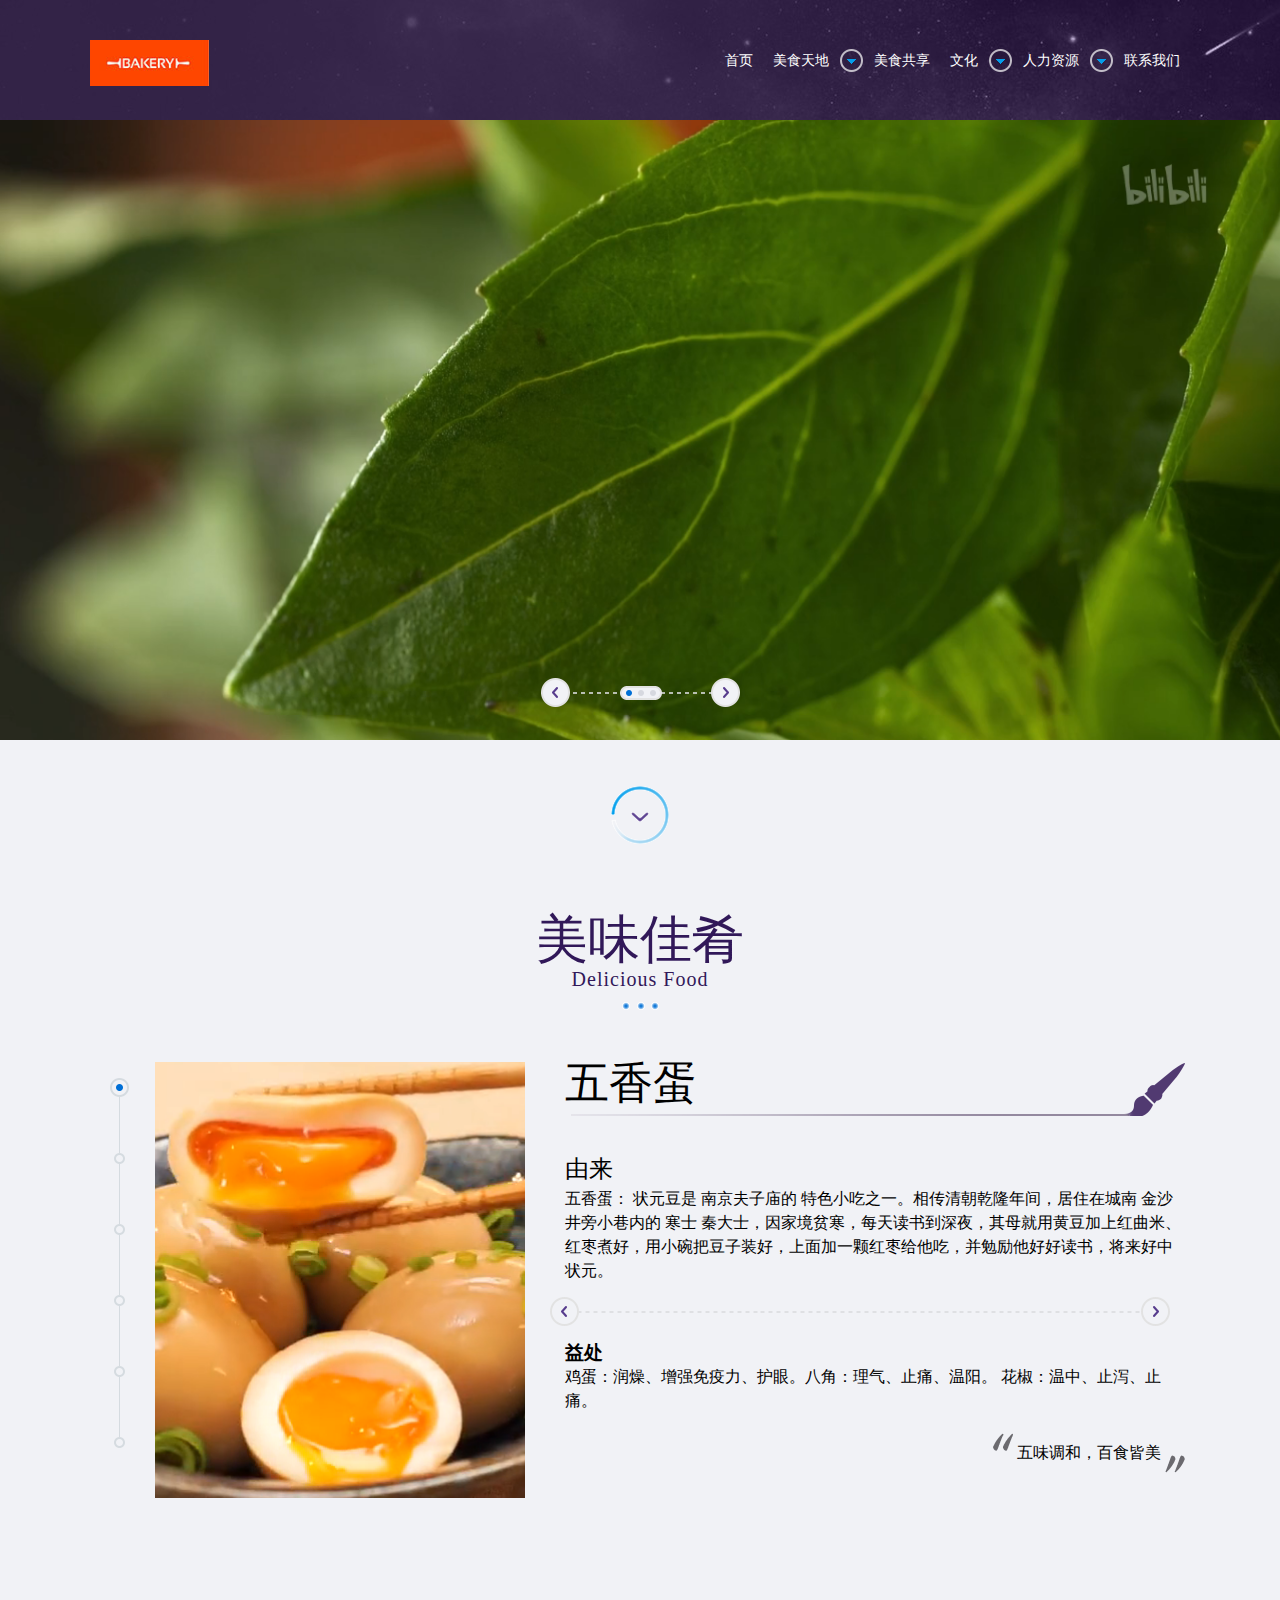
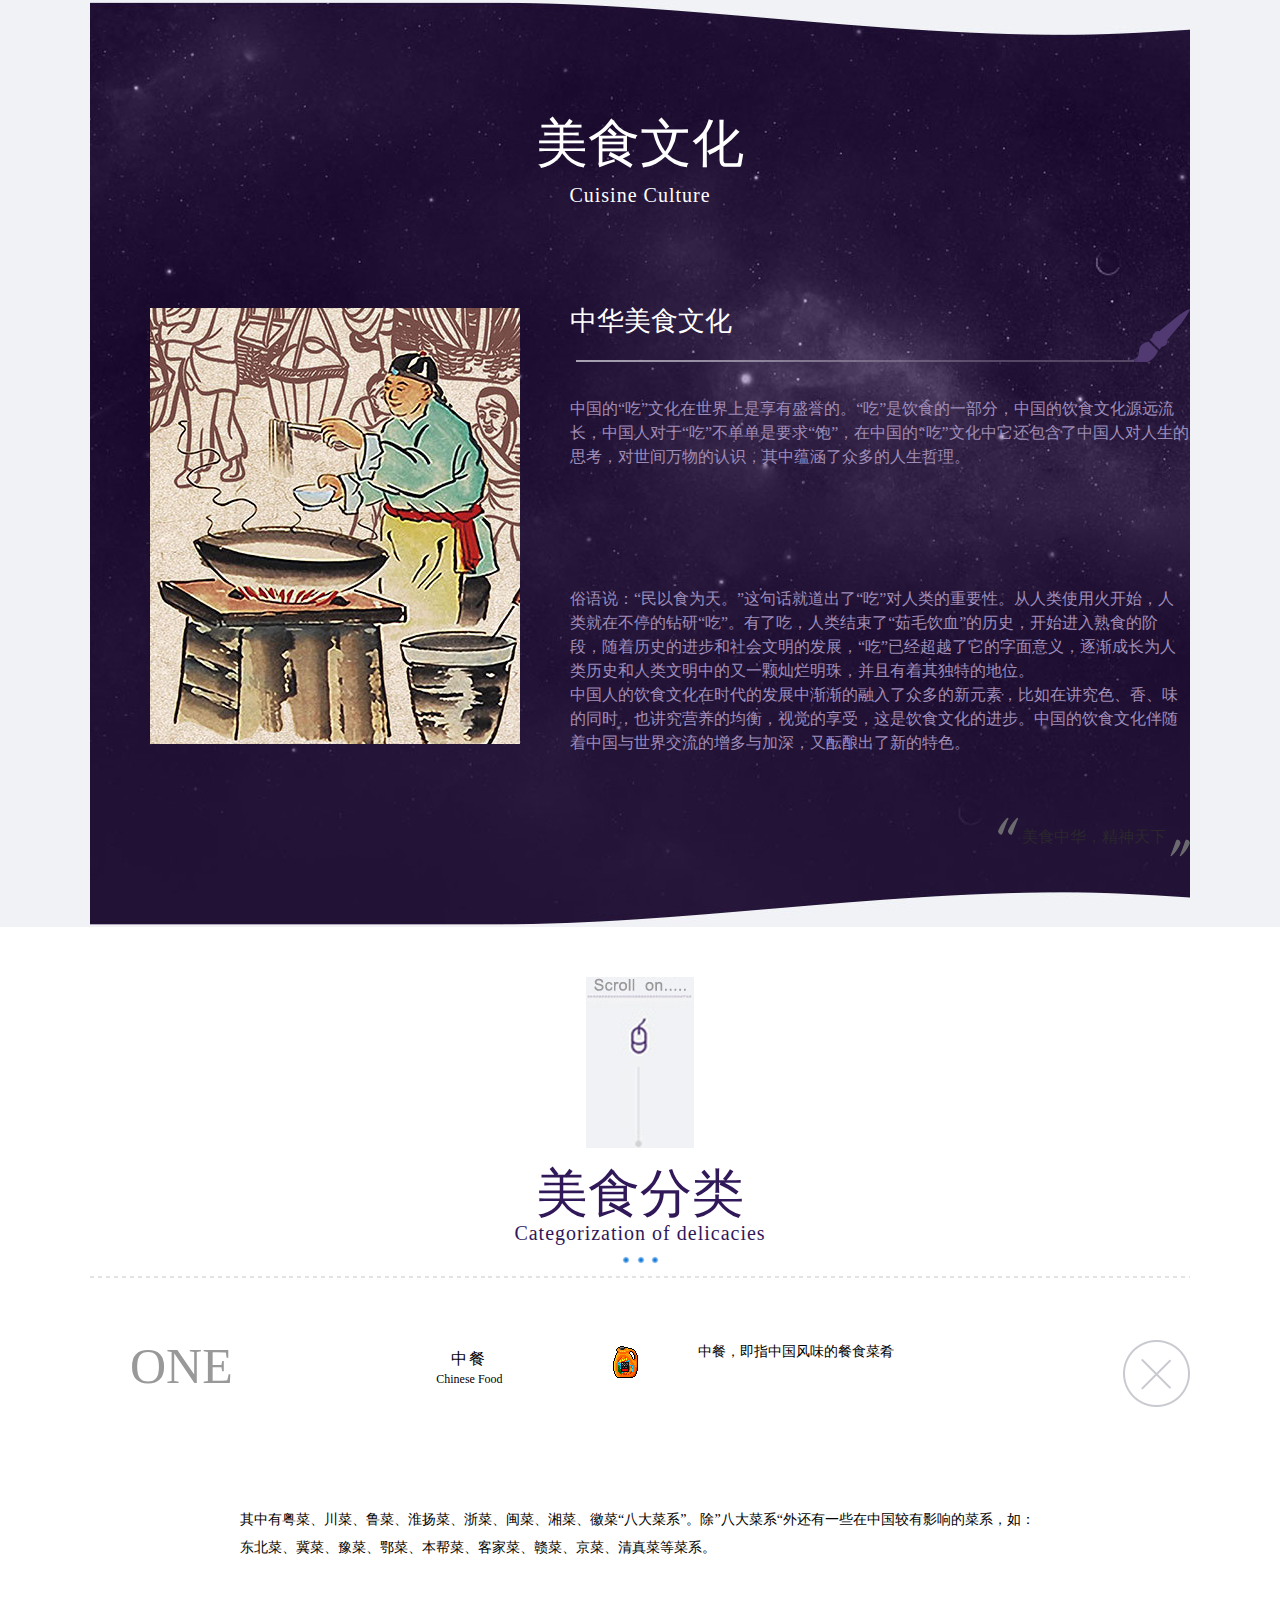
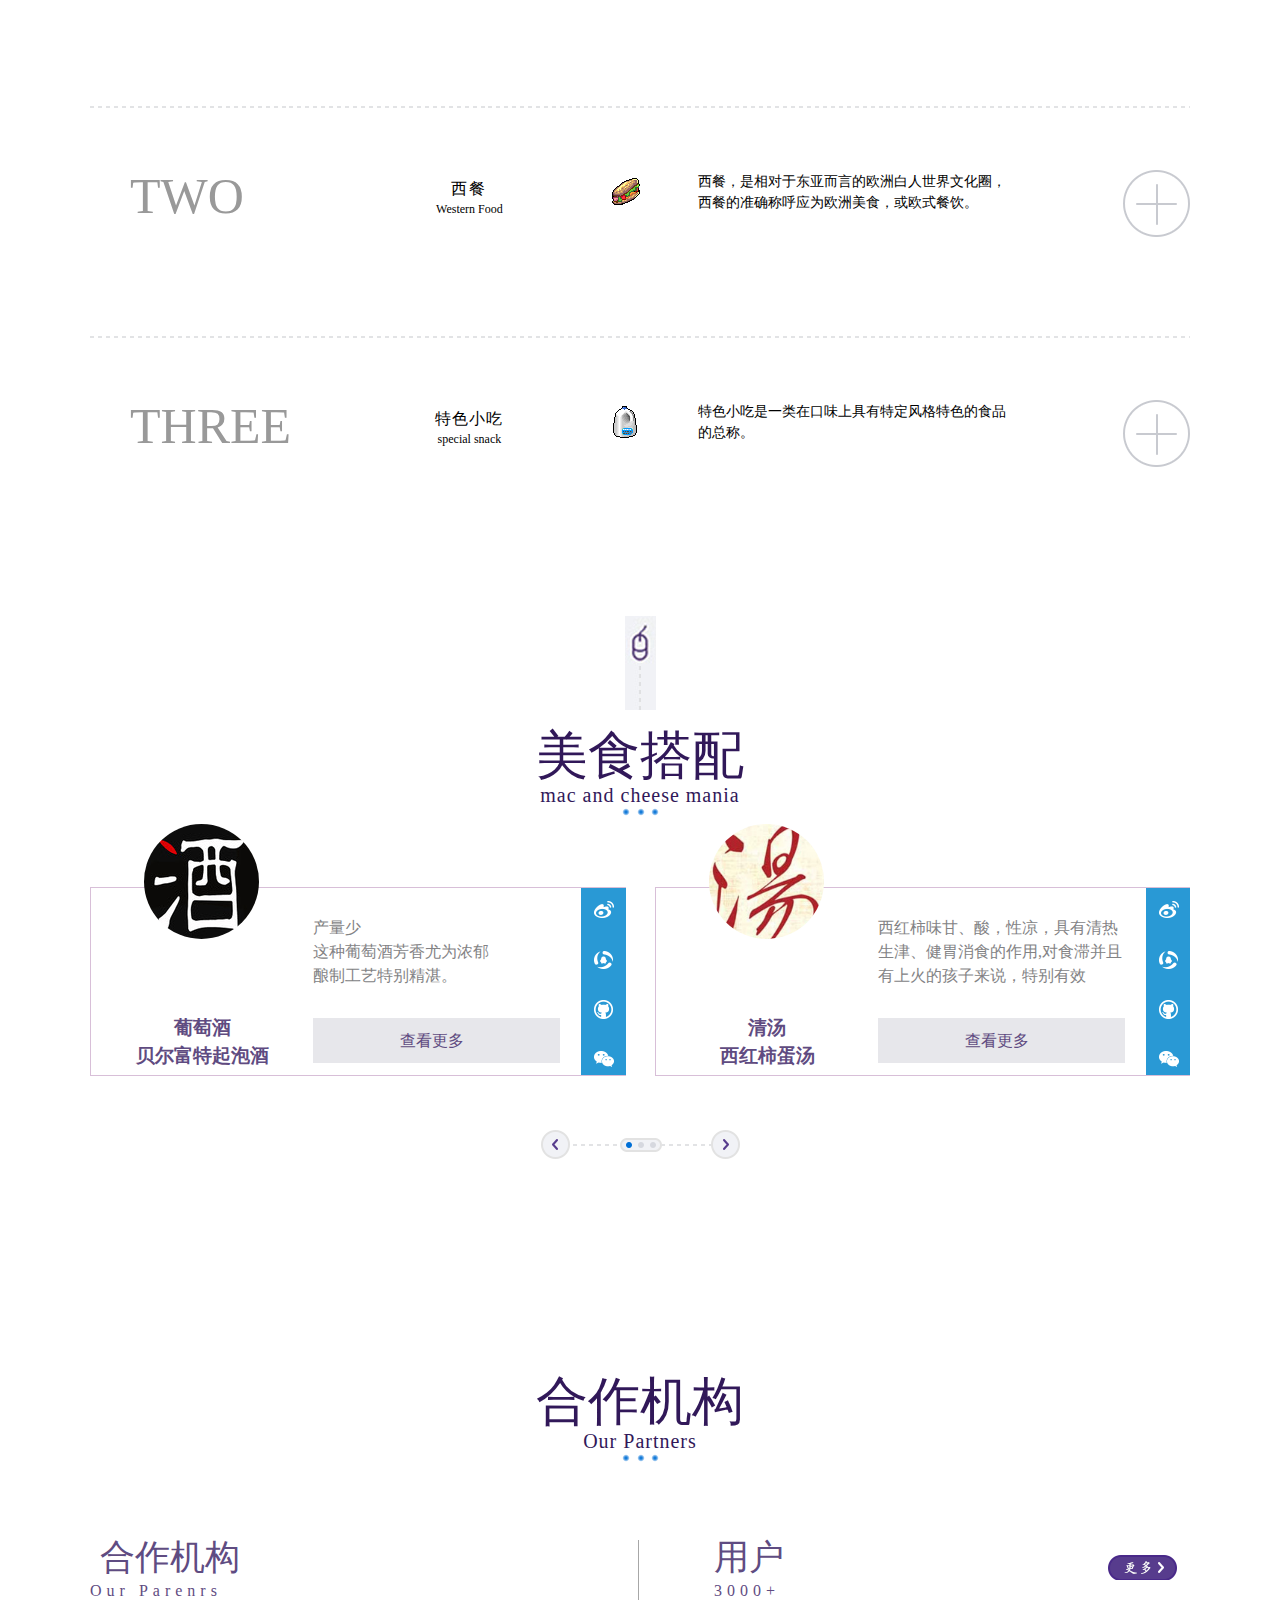
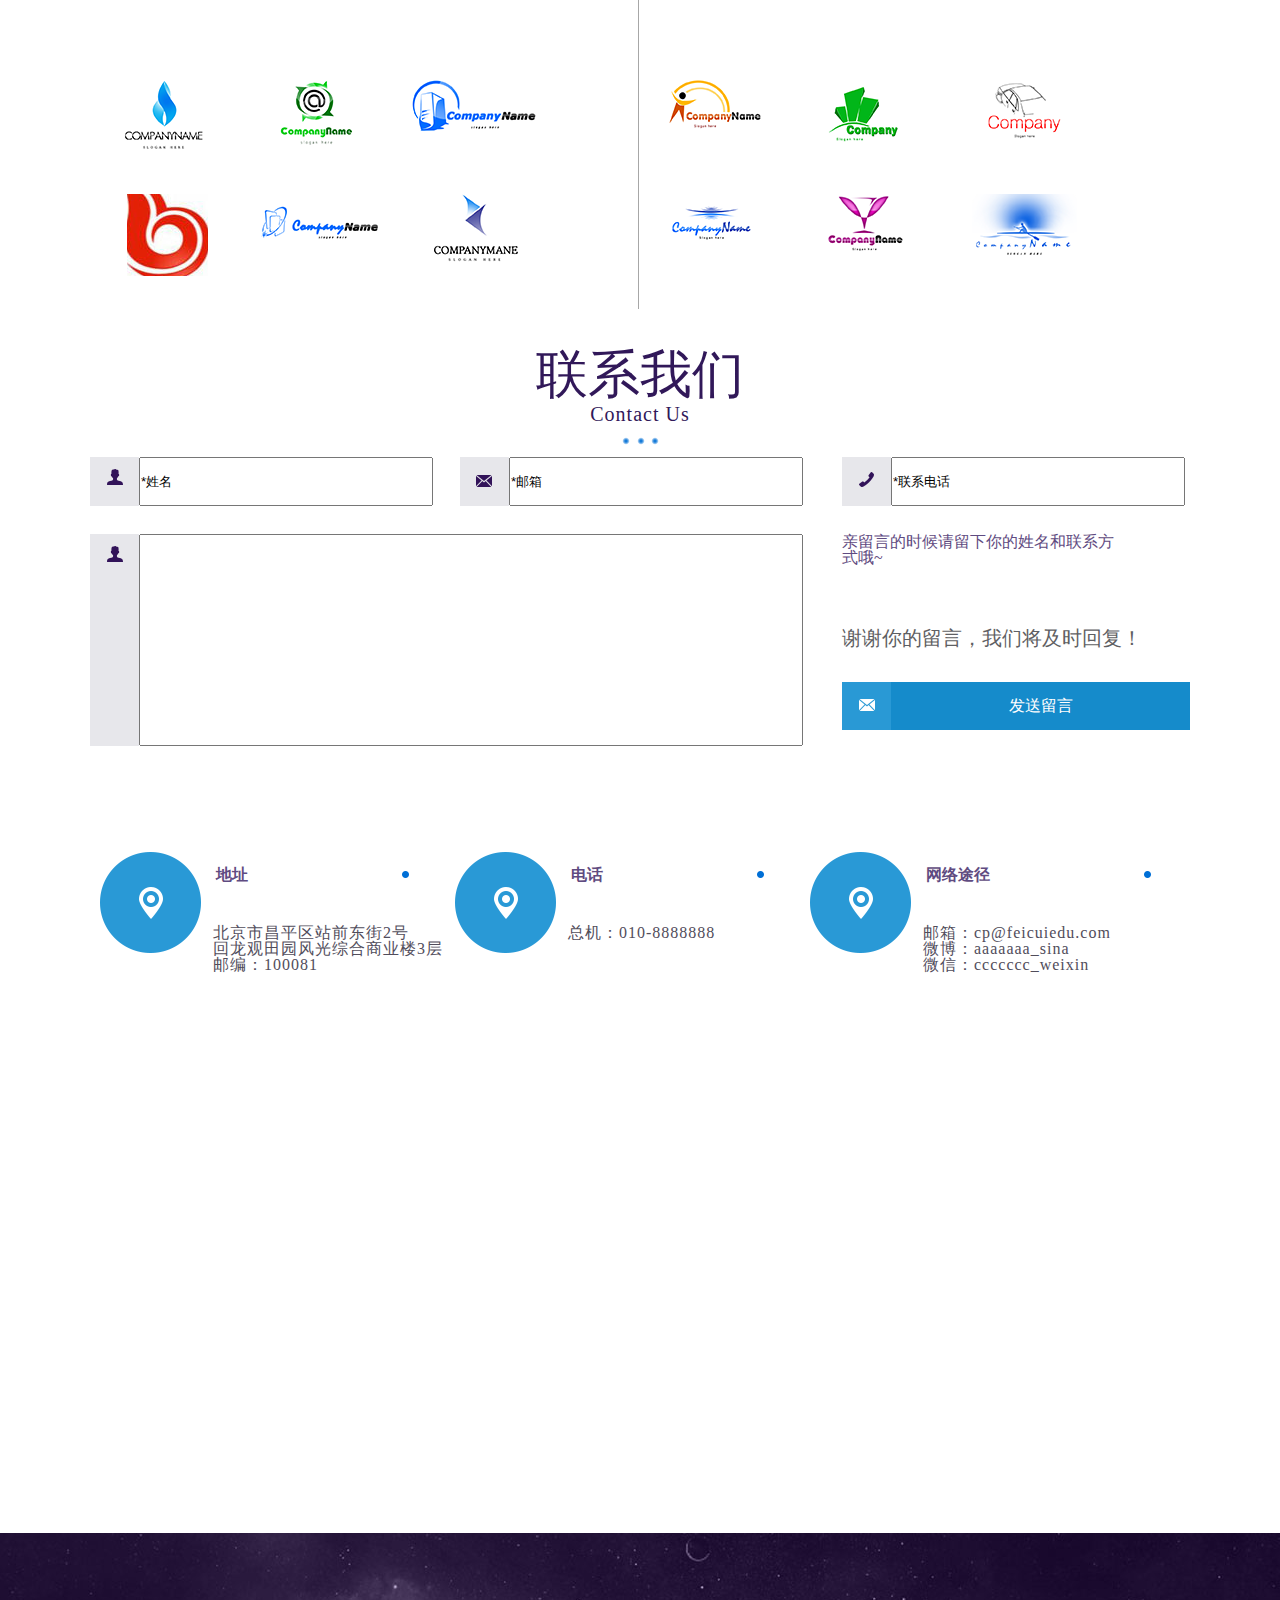
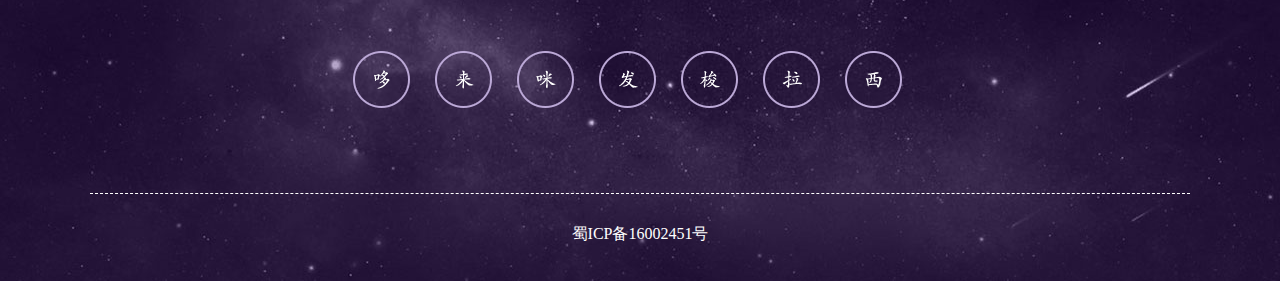
<file: index.html>
<!DOCTYPE html>
<html>

<head>
    <meta charset="UTF-8">
    <title>美食天地</title>
    <link rel="stylesheet" href="./css/base.css">
    <link rel="stylesheet" href="./css/index.css">
    <link rel="shortcut icon" href="./bitbug_favicon.icon.ico ">
    <script src="./js/jquery-1.12.4.min.js"></script>
    <script src="./js/move.js"></script>
    <script src="./js/index.js"></script>
</head>

<body>
    <!-- 头部部分 -->
    <div id="header"></div>
    <!-- 主题部分 -->
    <div class="main">
        <!-- 轮播图 -->
        <div class="banner">
            <div class="screen">
                <ul>
                    <li class="active">
                        <img src="./images/yy.jpg.png" width="100%" height="100%">
                        <!-- <img class="one" src="./images/banner01_01.png"> -->
                        <!-- <img class="two" src="./images/banner01_02.png"> -->
                        <!-- <img class="three" src="./images/banner01_03.png"> -->
                    </li>
                    <li>
                        <img src="./images/uu.png" width="100%" height="100%">
                        <!-- <img class="four" src="./images/banner02_01.png"> -->
                        <!-- <img class="five" src="./images/banner02_02.png"> -->
                        <!-- <img class="six" src="./images/banner02_03.png"> -->
                    </li>
                    <li>
                        <img src="./images/jianzhu.png" width="100%" height="100%">
                        <!-- <img class="one" src="./images/banner03_01.png"> -->
                        <!-- <img class="two" src="./images/banner03_02.png"> -->
                        <!-- <img class="three" src="./images/banner01_03.png"> -->
                    </li>
                </ul>
                <ol>
                    <div class="border-L fl"></div>
                    <div class="border-M fl">
                        <li class="active"></li>
                        <li class="special"></li>
                        <li></li>
                    </div>
                    <div class="border-R fl"></div>
                    <div class="left"></div>
                    <div class="right"></div>
                </ol>
            </div>
        </div>
        <div class="goOn">
            <img src="./images/goOn_icon01.png">
        </div>
        <!-- 美食-->
        <div class="about-company">
            <div class="container">
                <div class="title">
                    <h1>美味佳肴</h1>
                    <P>Delicious Food</P>
                    <section><img src="./images/three_points01.png"></section>
                </div>
                <div class="area">
                    <ul>
                        <li class="company clearfix active">
                            <div class="left fl">
                                <img src="./images/shaojidan.png">
                            </div>
                            <div class="right fr">
                                <div class="tit">
                                    五香蛋
                                </div>
                                <div class="txt">
                                    <!-- <img src="./images/xiaoniao_icon.png"> -->
                                    <span>由来</span><br>
                                    五香蛋： 状元豆是 南京夫子庙的 特色小吃之一。相传清朝乾隆年间，居住在城南 金沙井旁小巷内的 寒士
                                    秦大士，因家境贫寒，每天读书到深夜，其母就用黄豆加上红曲米、红枣煮好，用小碗把豆子装好，上面加一颗红枣给他吃，并勉励他好好读书，将来好中状元。
                                </div>
                                <div class="tnt">
                                    <h3>益处</h3>
                                    鸡蛋：润燥、增强免疫力、护眼。八角：理气、止痛、温阳。 花椒：温中、止泻、止痛。
                                    <div class="end">
                                        <img style="vertical-align: top;" src="./images/yinhao_zuo.png">
                                        <span>五味调和，百食皆美</span>
                                        <img style="vertical-align: bottom;" src="./images/yinhao_you.png">
                                    </div>
                                </div>
                            </div>
                        </li>

                        <li class="company clearfix">
                            <div class="left fl">
                                <img src="./images/tongluoshao.png">
                            </div>
                            <div class="right fr">
                                <div class="tit">铜锣烧</div>
                                <div class="txt">
                                    <span>由来</span><br>
                                    铜锣烧相传是日本江户时代(公元1603年-1876年)，将军武士以军中的铜锣相赠恩人，恩人家贫拿铜锣当平底锅煎烤点心，竟创造出绝世美味。点心形状如铜锣，又以铜锣煎烤而成，故取名为铜锣烧。
                                </div>
                                <div class="tnt">
                                    <h3>益处</h3>
                                    酸酸甜甜的草莓酱馅料，沁入嘴里的滋味，带给你的诱惑是挡也挡不住；蓝莓酱具有消除眼睛疲劳，预防老化的功效。淡淡蜂蜜香的饼皮，包裹着富含维他命C的果酱，吃起来酸甜可口。
                                    <div class="end">
                                        <img style="vertical-align: top;" src="./images/yinhao_zuo.png">
                                        <span>五味调和，百食皆美</span>
                                        <img style="vertical-align: bottom;" src="./images/yinhao_you.png">
                                    </div>
                                </div>
                            </div>
                        </li>

                        <li class="company clearfix">
                            <div class="left fl">
                                <img src="./images/baitangfeipai.png">
                            </div>
                            <div class="right fr">
                                <div class="tit">白糖跑油肉</div>
                                <div class="txt">
                                    <span>由来</span><br>
                                    据考回锅肉的来历和祖先祭鬼神有关。在帝王和大户人家里，祭鬼神得用牛羊猪三种动物，而一般的平民老百姓，只能从集市上买一块“二刀”肉，即半肥瘦带皮的猪后腿肉，放在锅里不加调料，白水煮到七八分熟，再放到祭台上祭祀。
                                </div>
                                <div class="tnt">
                                    <h3>益处</h3>
                                    跑油肉富含蛋白质，适量取用，再搭配适量蔬菜，即可营养均衡。
                                    <div class="end">
                                        <img style="vertical-align: top;" src="./images/yinhao_zuo.png">
                                        <span>五味调和，百食皆美</span>
                                        <img style="vertical-align: bottom;" src="./images/yinhao_you.png">
                                    </div>
                                </div>
                            </div>
                        </li>

                        <li class="company clearfix">
                            <div class="left fl">
                                <img src="./images/jinshaohuiercai.png">
                            </div>
                            <div class="right fr">
                                <div class="tit">龙虾烩菜</div>
                                <div class="txt">
                                    <span>由来</span><br>
                                    烩菜，大多为许多原料一起炖、煮制而成。分为河南烩菜、东北乱炖、山西烩菜、博山烩菜、河北熬菜”’等各种做法。上等称“海烩菜”，配有海味，中等的称“上烩菜”，一般的称“行烩菜”。
                                </div>
                                <div class="tnt">
                                    <h3>益处</h3>
                                    1、提神醒脑 2、下气消食 3、利尿除湿 4、解毒防癌
                                    <div class="end">
                                        <img style="vertical-align: top;" src="./images/yinhao_zuo.png">
                                        <span>五味调和，百食皆美</span>
                                        <img style="vertical-align: bottom;" src="./images/yinhao_you.png">
                                    </div>
                                </div>
                            </div>
                        </li>

                        <li class="company clearfix">
                            <div class="left fl">
                                <img src="./images/lajiaocaoyazhen.png">
                            </div>
                            <div class="right fr">
                                <div class="tit">辣椒炒鸭胗</div>
                                <div class="txt">
                                    <span>由来</span><br>
                                    用辣椒炒鸭胗是我们最家常的一道菜。也是很适合配饭下酒的一道菜。
                                </div>
                                <div class="tnt">
                                    <h3>益处</h3>
                                    鸭肫即鸭胃，主要营养成分有碳水化合物、蛋白质、脂肪、烟酸、维生素C、维生素E和钙、镁、铁、钾、磷、钠、硒等矿物质。
                                    <div class="end">
                                        <img style="vertical-align: top;" src="./images/yinhao_zuo.png">
                                        <span>五味调和，百食皆美</span>
                                        <img style="vertical-align: bottom;" src="./images/yinhao_you.png">
                                    </div>
                                </div>
                            </div>
                        </li>

                        <li class="company clearfix">
                            <div class="left fl">
                                <img src="./images/shaoxiaren.png">
                            </div>
                            <div class="right fr">
                                <div class="tit">清炒虾仁</div>
                                <div class="txt">
                                    <!-- <img src="./images/xiaoniao_icon.png"> -->
                                    <span>由来</span><br>
                                    随着大家生活水平的提高，鱼肉虾蟹等已经是餐桌上的常客。可以说是人人会做，家家都做。清炒虾仁，甚至有的人觉得全是虾仁，比较单一，会加入少许清口配菜。其实一道虾仁吃到精髓，便可以反映出厨师乃至餐馆的水平。
                                </div>
                                <div class="tnt">
                                    <h3>益处</h3>
                                    清炒虾仁因其清淡爽口，易于消化，老幼皆宜，而深受食客欢迎。
                                </div>
                            </div>
                        </li>
                    </ul>
                    <ol class="company-line">
                        <li class="active"></li>
                        <li></li>
                        <li></li>
                        <li></li>
                        <li></li>
                        <li class="special"></li>
                    </ol>
                    <div class="arrow">
                        <div class="left"></div>
                        <div class="right"></div>
                    </div>
                </div>
            </div>
        </div>
        <!-- 公司产品 -->
        <div class="container">
            <div class="our-works">



                <div class="list">
                    <div class="title">
                        <h1>美食文化</h1>
                        <P>Cuisine Culture</P>
                        <!-- <section><img src="./images/three_points01.png"></section> -->
                    </div>
                    <!-- <section class="tion">
                                    <span class="jicheng">继承教育系统</span>
                                    <span>翡翠学院</span>
                                    <span>翡翠学院</span>
                                    <span>翡翠学院</span>
                                    <span>翡翠学院</span>
                                    <span>翡翠学院</span>
                                </section>
                                <ol class="line-ol">
                                    <li></li>
                                    <li></li>
                                    <li></li>
                                    <li></li>
                                    <li></li>
                                    <li></li>
                                </ol> -->
                    <!-- <section class="Tion">
                                    <span class="guan">关于项目简单介绍</span>
                                    <span>关于项目</span>
                                    <span>关于项目</span>
                                    <span>关于项目</span>
                                    <span>关于项目</span>
                                    <span>关于项目</span>
                                </section> -->
                    <div class="one">
                        <ul>
                            <li class="company clearfix active">
                                <div class="left fl">
                                    <img src="./images/uiui.png">
                                </div>
                                <div class="right fr">
                                    <div class="tit">中华美食文化</div>
                                    <div class="txt">
                                        <!-- <img src="./images/xiaoniao_icon.png"> -->
                                        <!-- <span style="color:white" ;>概述</span><br> -->
                                        <p class="feicui">
                                            中国的“吃”文化在世界上是享有盛誉的。“吃”是饮食的一部分，中国的饮食文化源远流长，中国人对于“吃”不单单是要求“饱”，在中国的“吃”文化中它还包含了中国人对人生的思考，对世间万物的认识，其中蕴涵了众多的人生哲理。
                                        </p>

                                    </div>
                                    <div class="tnt">
                                        <p class="feicui">
                                            俗语说：“民以食为天。”这句话就道出了“吃”对人类的重要性。从人类使用火开始，人类就在不停的钻研“吃”。有了吃，人类结束了“茹毛饮血”的历史，开始进入熟食的阶段，随着历史的进步和社会文明的发展，“吃”已经超越了它的字面意义，逐渐成长为人类历史和人类文明中的又一颗灿烂明珠，并且有着其独特的地位。<br>
                                            中国人的饮食文化在时代的发展中渐渐的融入了众多的新元素，比如在讲究色、香、味的同时，也讲究营养的均衡，视觉的享受，这是饮食文化的进步。中国的饮食文化伴随着中国与世界交流的增多与加深，又酝酿出了新的特色。

                                        </p>
                                        <div class="end">
                                            <img style="vertical-align: top;" src="./images/yinhao_zuo.png">
                                            <span style="color:rgb(42, 40, 44)" ;>美食中华，精神天下</span>
                                            <img style="vertical-align: bottom;" src="./images/yinhao_you.png">
                                        </div>
                                    </div>
                                </div>
                            </li>
                        </ul>
                        <!-- <ol class="company-line">
                                        <li class="active"></li>
                                        <li></li>
                                        <li></li>
                                        <li></li>
                                        <li></li>
                                        <li class="special"></li>
                                    </ol> -->
                        <!-- <div class="arrow">
                                        <div class="left"></div>
                                        <div class="right mark "></div>
                                    </div> -->
                    </div>
                </div>


            </div>
        </div>

    </div>
    <div class="yewu">
        <img src="./images/yewu_zhiyinimg.jpg">
    </div>
    <!-- 业务范围 -->
    <div class="business-scope">

        <div class="container">

            <div class="title">
                <h1>美食分类</h1>
                <P>Categorization of delicacies</P>
                <section><img src="./images/three_points01.png"></section>
            </div>
            <ul class="business">
                <!-- <div class="container"> -->



                <!-- 1 -->
                <li class="active">
                    <div class="head clearfix">
                        <div class="xh fl">ONE</div>
                        <div class="penel fl clearfix">
                            <div class="left fl">
                                <p class="cn">中餐</p>
                                <p class="en">Chinese Food</p>
                            </div>
                            <div class="btn fl">
                                <img class="cim1" src="./images/Icon_food_drink_141.ico" alt="">
                            </div>
                            <div class="right fl">
                                中餐，即指中国风味的餐食菜肴<br>
                            </div>
                        </div>
                        <div class="closed fr">

                        </div>
                    </div>
                    <div class="foot">
                        其中有粤菜、川菜、鲁菜、淮扬菜、浙菜、闽菜、湘菜、徽菜“八大菜系”。除”八大菜系“外还有一些在中国较有影响的菜系，如：东北菜、冀菜、豫菜、鄂菜、本帮菜、客家菜、赣菜、京菜、清真菜等菜系。
                    </div>
                </li>
                <!-- 2 -->
                <li>
                    <div class="head clearfix">

                        <div class="xh fl">TWO</div>
                        <div class="penel fl clearfix">
                            <div class="left fl">
                                <p class="cn">西餐</p>
                                <p class="en">Western Food</p>
                            </div>
                            <div class="btn fl">
                                <img class="cim2" src="./images/Icon_food_drink_164.ico" alt="">
                            </div>
                            <div class="right fl">
                                西餐，是相对于东亚而言的欧洲白人世界文化圈，西餐的准确称呼应为欧洲美食，或欧式餐饮。<br>
                            </div>
                        </div>
                        <div class="closed fr">

                        </div>
                    </div>
                    <div class="foot">
                        其中有法式菜肴，英式菜肴，意式菜肴，美式菜肴，俄式菜肴，德式菜肴。
                    </div>
                </li>
                <!-- 3 -->
                <li>
                    <div class="head clearfix">
                        <div class="xh fl">THREE</div>
                        <div class="penel fl clearfix">
                            <div class="left fl">
                                <p class="cn cnn">特色小吃</p>
                                <p class="en">special snack </p>
                            </div>
                            <div class="btn fl">
                                <img class="cim3" src="./images/Icon_food_drink_136.ico" alt="">
                            </div>
                            <div class="right fl">
                                特色小吃是一类在口味上具有特定风格特色的食品的总称。<br>
                            </div>
                        </div>
                        <div class="closed fr">

                        </div>
                    </div>
                    <div class="contanier">
                        <div class="foot">
                            举例说明：黑龙江：杀猪菜，马迭尔 吉林：锅包肉，长春酱，辽宁：鲅鱼饼子。
                            三鲜韭菜盒内蒙古：全鱼宴，秘制天鹅蛋
                        </div>
                    </div>

                </li>

                <!-- </div> -->
            </ul>
        </div>

    </div>
    <div class="jieshao">
        <img src="./images/tuandui_zhiyinimg.jpg" alt="">
    </div>
    <!-- 团队介绍 -->
    <div class="our-team">
        <div class="container clearfix">
            <div class="title">
                <h1>美食搭配</h1>
                <P>mac and cheese mania</P>
                <section><img src="./images/three_points01.png"></section>
            </div>
            <div class="taim-screen clearfix">
                <ul class="cleafix">
                    <!-- 1 -->
                    <li class="iteam clearfix fl">
                        <div class="Zuo fl">
                            <div class="one">
                                <img src="./images/jiu.png" class="icon">
                            </div>
                            <div class="tow">
                                <div class="left fl">
                                    <h3>葡萄酒<br>
                                        贝尔富特起泡酒
                                    </h3>
                                </div>
                                <div class="right fl">
                                    产量少<br>
                                    这种葡萄酒芳香尤为浓郁 <br>
                                    酿制工艺特别精湛。
                                    <div class="bottom">
                                        <!-- <p class="xf">
                                                <i></i>
                                            </p> -->
                                        <span class="send">查看更多</span>
                                    </div>
                                </div>
                                <div class="Element">
                                    <i class="spint-one"></i>
                                    <i class="spint-two"></i>
                                    <i class="spint-three"></i>
                                    <i class="spint-fonr"></i>
                                </div>
                            </div>
                        </div>
                        <div class="You fl">
                            <div class="one">
                                <img src="./images/tangtangtang.png" class="icon">
                            </div>
                            <div class="tow">
                                <div class="left fl">
                                    <h3>清汤<br>
                                        西红柿蛋汤
                                    </h3>
                                </div>
                                <div class="right fl">
                                    西红柿味甘、酸，性凉，具有清热生津、健胃消食的作用,对食滞并且有上火的孩子来说，特别有效
                                    <div class="bottom">
                                        <!-- <p class="xf">
                                                <i></i>
                                            </p> -->
                                        <span class="send">查看更多</span>
                                    </div>
                                </div>
                                <div class="Element">
                                    <i class="spint-one"></i>
                                    <i class="spint-two"></i>
                                    <i class="spint-three"></i>
                                    <i class="spint-fonr"></i>
                                </div>
                            </div>
                        </div>
                    </li>
                    <!-- 2 -->
                    <li class="iteam clearfix fl">
                        <div class="Zuo fl">
                            <div class="one">
                                <img src="./images/shu.png" class="icon">
                            </div>
                            <div class="tow">
                                <div class="left fl">
                                    <h3>蔬菜<br>
                                        青菜
                                    </h3>
                                </div>
                                <div class="right fl">
                                    提供营养，强身健体。保持血管弹性,润泽皮肤，延缓衰老。
                                    <div class="bottom">
                                        <!-- <p class="xf">
                                                <i></i>
                                            </p> -->
                                        <span class="send">查看更多</span>
                                    </div>
                                </div>
                                <div class="Element">
                                    <i class="spint-one"></i>
                                    <i class="spint-two"></i>
                                    <i class="spint-three"></i>
                                    <i class="spint-fonr"></i>
                                </div>
                            </div>
                        </div>
                        <div class="You fl">
                            <div class="one">
                                <img src="./images/guo.png" class="icon">
                            </div>
                            <div class="tow">
                                <div class="left fl">
                                    <h3>瓜果<br>
                                        西瓜
                                    </h3>
                                </div>
                                <div class="right fl">
                                    热解暑、降血压具有清热解暑、泻火除烦、降血压等作用。
                                    <div class="bottom">
                                        <!-- <p class="xf">
                                                <i></i>
                                            </p> -->
                                        <span class="send">查看更多</span>
                                    </div>
                                </div>
                                <div class="Element">
                                    <i class="spint-one"></i>
                                    <i class="spint-two"></i>
                                    <i class="spint-three"></i>
                                    <i class="spint-fonr"></i>
                                </div>
                            </div>
                        </div>
                    </li>
                    <!-- 3 -->
                    <li class="iteam clearfix fl">
                        <div class="Zuo fl">
                            <div class="one">
                                <img src="./images/yan.png" class="icon">
                            </div>
                            <div class="tow">
                                <div class="left fl">
                                    <h3>香烟<br>
                                        中华香烟
                                    </h3>
                                </div>
                                <div class="right fl">
                                    吸烟为应酬社会交往。敬一支烟表示对别人的尊重与礼貌，就有可能缩短心与心的距离。　
                                    <div class="bottom">
                                        <!-- <p class="xf">
                                                <i></i>
                                            </p> -->
                                        <span class="send">查看更多</span>
                                    </div>
                                </div>
                                <div class="Element">
                                    <i class="spint-one"></i>
                                    <i class="spint-two"></i>
                                    <i class="spint-three"></i>
                                    <i class="spint-fonr"></i>
                                </div>
                            </div>
                        </div>
                        <div class="You fl">
                            <div class="one">
                                <img src="./images/mi.jpg" class="icon">
                            </div>
                            <div class="tow">
                                <div class="left fl">
                                    <h3>大米<br>
                                        东北大米
                                    </h3>
                                </div>
                                <div class="right fl">
                                    好吃，爽口，饭桌必备佳品。
                                    <div class="bottom">
                                        <!-- <p class="xf">
                                                <i></i>
                                            </p> -->
                                        <span class="send">查看更多</span>
                                    </div>
                                </div>
                                <div class="Element">
                                    <i class="spint-one"></i>
                                    <i class="spint-two"></i>
                                    <i class="spint-three"></i>
                                    <i class="spint-fonr"></i>
                                </div>
                            </div>
                        </div>
                    </li>
                </ul>
            </div>
            <!-- 序号 -->
            <ol class="clearfix" id="ten">
                <div class="border-L fl"></div>
                <div class="border-M fl">
                    <li class="active"></li>
                    <li class="special"></li>
                    <li></li>
                </div>
                <div class="border-R fl"></div>
                <div class="left"></div>
                <div class="right"></div>
            </ol>
        </div>
    </div>



    <!-- 合作伙伴 -->
    <div class="partners">
        <div class="container">
            <!-- <img class="" src="./images/hezuo_topbg.png" alt=""> -->
            <div class="title">
                <h1>合作机构</h1>
                <P>Our Partners</P>
                <section><img src="./images/three_points01.png"></section>
            </div>
            <div class="content clearfix">
                <div class="left clearfix fl">
                    <p class=" cooperate">合作机构</p>
                    <p class=" cooperate-Our">Our Parenrs</p>
                    <ul>
                        <li><img src="images/pLogo01.png"></li>
                        <li><img src="images/pLogo02.png"></li>
                        <li><img src="images/pLogo03.png"></li>
                        <li><img src="images/hongsengling.png"></li>
                        <li><img src="images/pLogo05.png"></li>
                        <li><img src="images/pLogo06.png"></li>
                    </ul>
                </div>
                <div class="right fl">
                    <p class=" cooperate">用户</p>
                    <p class=" cooperate-Our">3000+</p>
                    <i class="more"></i>
                    <ul>
                        <li><img src="images/uLogo07.png"></li>
                        <li><img src="images/uLogo02.png"></li>
                        <li><img src="images/uLogo03.png"></li>
                        <li><img src="images/uLogo04.png"></li>
                        <li><img src="images/uLogo05.png"></li>
                        <li><img src="images/uLogo06.png"></li>
                        <!-- <li><img src="images/uLogo07.png"></li>
                            <li><img src="images/uLogo08.png"></li> -->
                    </ul>
                </div>
            </div>
        </div>
        <!-- <img src="./images/hezuo_bottombg.png" alt=""> -->
    </div>

    <!-- 联系我们 -->
    <div class="contact">

        <div class="container clearfix">

            <div class="title">
                <h1>联系我们</h1>
                <P>Contact Us</P>
                <section><img src="./images/three_points01.png"></section>
            </div>
            <div class="content clearfix">
                <section class="cleatfix" style="height:300px" ;>
                    <div class="left clearfix fl">
                        <div class="clearfix">
                            <p class="relation-A fl">
                                <i class="relation-one"></i>
                            </p>
                            <input type="text" value="*姓名" class="fl">

                            <p class="relation-B fl">
                                <i class="relation-two"></i>
                            </p>
                            <input type="text" value="*邮箱" class="fl">

                        </div>
                        <p class="relation-C fl">
                            <i class="relation-one"></i>
                        </p>
                        <textarea name="" class="inp fl" class="form-control" rows="3" required="required"></textarea>

                    </div>
                    <div class="right fl">
                        <div class="clearfix">
                            <p class="relation-B fl">
                                <i class="relation-three"></i>
                            </p>
                            <input type="text" value="*联系电话" class="fl">
                        </div>

                        <section>
                            <p class="cuiumn">
                                亲留言的时候请留下你的姓名和联系方<br>式哦~
                            </p>
                            <p class="cuiumn-one">
                                谢谢你的留言，我们将及时回复！
                            </p>
                        </section>

                        <section class="New-content">
                            <p class="relation-D fl">
                                <i class="relation-fonr"></i>
                            </p>
                            <p class="news">发送留言</p>
                        </section>
                    </div>
                </section>
                <!-- footr -->
                <div class="bottom clearfix">
                    <ul class="clearfix">
                        <li class="clearfix">
                            <img src="./images/lianxi_icon01.png" class="alt">
                            <div>
                                <h4>地址</h4>
                                <i class="xiaoquan"></i>
                                <p class="BJ">北京市昌平区站前东街2号<br>回龙观田园风光综合商业楼3层<br>邮编：100081
                                </p>
                            </div>
                        </li>
                        <li>
                            <img src="./images/lianxi_icon01.png" class="alt">
                            <div>
                                <h4>电话</h4>
                                <i class="xiaoquan"></i>
                                <p class="BJ">
                                    总机：010-8888888
                                </p>
                            </div>
                        </li>
                        <li>
                            <img src="./images/lianxi_icon01.png" class="alt">
                            <div>
                                <h4>网络途径</h4>
                                <i class="xiaoquan"></i>
                                <p class="BJ">
                                    邮箱：cp@feicuiedu.com<br>
                                    微博：aaaaaaa_sina<br>
                                    微信：ccccccc_weixin
                                </p>
                            </div>
                        </li>
                    </ul>
                </div>
            </div>
            <!-- <img src="./images/map_topimg.png" alt=""> -->
        </div>

    </div>
    <!-- 地图 -->
    <section class="plat">


        <!-- <img src="./images/map_topimg.png" style="width: 100%" ;> -->
        <div class="map" id="allmap"></div>
        <!-- <img src="./images/map_bottomimg.png" class="map-bottom"> -->

        <link rel="stylesheet"
            href="http://api.map.baidu.com/library/SearchInfoWindow/1.5/src/SearchInfoWindow_min.css" />
        <script type="text/javascript"
            src="http://api.map.baidu.com/api?v=2.0&ak=2.0&ak=3qkFf2G2rUbWKsNYmc2dDvL7"></script>
        <script type="text/javascript"
            src="http://api.map.baidu.com/library/SearchInfoWindow/1.5/src/SearchInfoWindow_min.js"></script>
        <script type="text/javascript">
            // 百度地图API功能
            var map = new BMap.Map("allmap"); // 创建Map实例
            var poi = new BMap.Point(118.79, 32.047);
            map.centerAndZoom(poi, 15); // 初始化地图,设置中心点坐标和地图级别
            map.addControl(new BMap.MapTypeControl()); //添加地图类型控件
            map.setCurrentCity("南京"); // 设置地图显示的城市 此项是必须设置的
            //map.enableScrollWheelZoom(true); //开启鼠标滚轮缩放

            //创建和初始化地图函数：
            function initMap() {
                addMapControl();//向地图添加控件
            }

            //地图控件添加函数：
            function addMapControl() {
                //向地图中添加缩放控件
                var ctrl_nav = new BMap.NavigationControl({
                    anchor: BMAP_ANCHOR_TOP_LEFT,
                    type: BMAP_NAVIGATION_CONTROL_LARGE
                });
                map.addControl(ctrl_nav);
                //向地图中添加缩略图控件
                var ctrl_ove = new BMap.OverviewMapControl({
                    anchor: BMAP_ANCHOR_BOTTOM_RIGHT,
                    isOpen: 1
                });
                map.addControl(ctrl_ove);
                //向地图中添加比例尺控件
                var ctrl_sca = new BMap.ScaleControl({
                    anchor: BMAP_ANCHOR_BOTTOM_LEFT
                });
                map.addControl(ctrl_sca);
            }

            var content = '<div style="margin:0;line-height:20px;padding:2px;">' +
                '<img src="images/xiaoniao_icon.png" alt="" style="float:right;zoom:1;overflow:hidden;width:100px;height:100px;margin-left:3px;"/>' +
                '地址：南京市迈皋桥<br/>电话：(010)028-8888888<br/>简介：田园风光综合商业楼3层，为小鸟掌学综合研发及办公地址。' +
                '</div>';
            //创建检索信息窗口对象
            var searchInfoWindow = null;
            searchInfoWindow = new BMapLib.SearchInfoWindow(map, content, {
                title: "卓新思创",      //标题
                width: 290,             //宽度
                height: 105,              //高度
                panel: "panel",         //检索结果面板
                enableAutoPan: true,     //自动平移
                searchTypes: [
                    BMAPLIB_TAB_TO_HERE,  //到这里去
                    BMAPLIB_TAB_SEARCH,   //周边检索
                    BMAPLIB_TAB_FROM_HERE //从这里出发
                ]
            });
            var marker = new BMap.Marker(poi); //创建marker对象
            marker.addEventListener("click", function (e) {
                searchInfoWindow.open(marker);
            })
            marker.setAnimation(BMAP_ANIMATION_BOUNCE); //跳动的动画
            map.addOverlay(marker); //在地图中添加marker
            initMap();//创建和初始化地图
        </script>
    </section>
    <!-- 底部部分 -->
    <div id="footer"></div>
    <!-- 返回顶部 -->
    <div id="rock"></div>

</body>

</html>
</file>
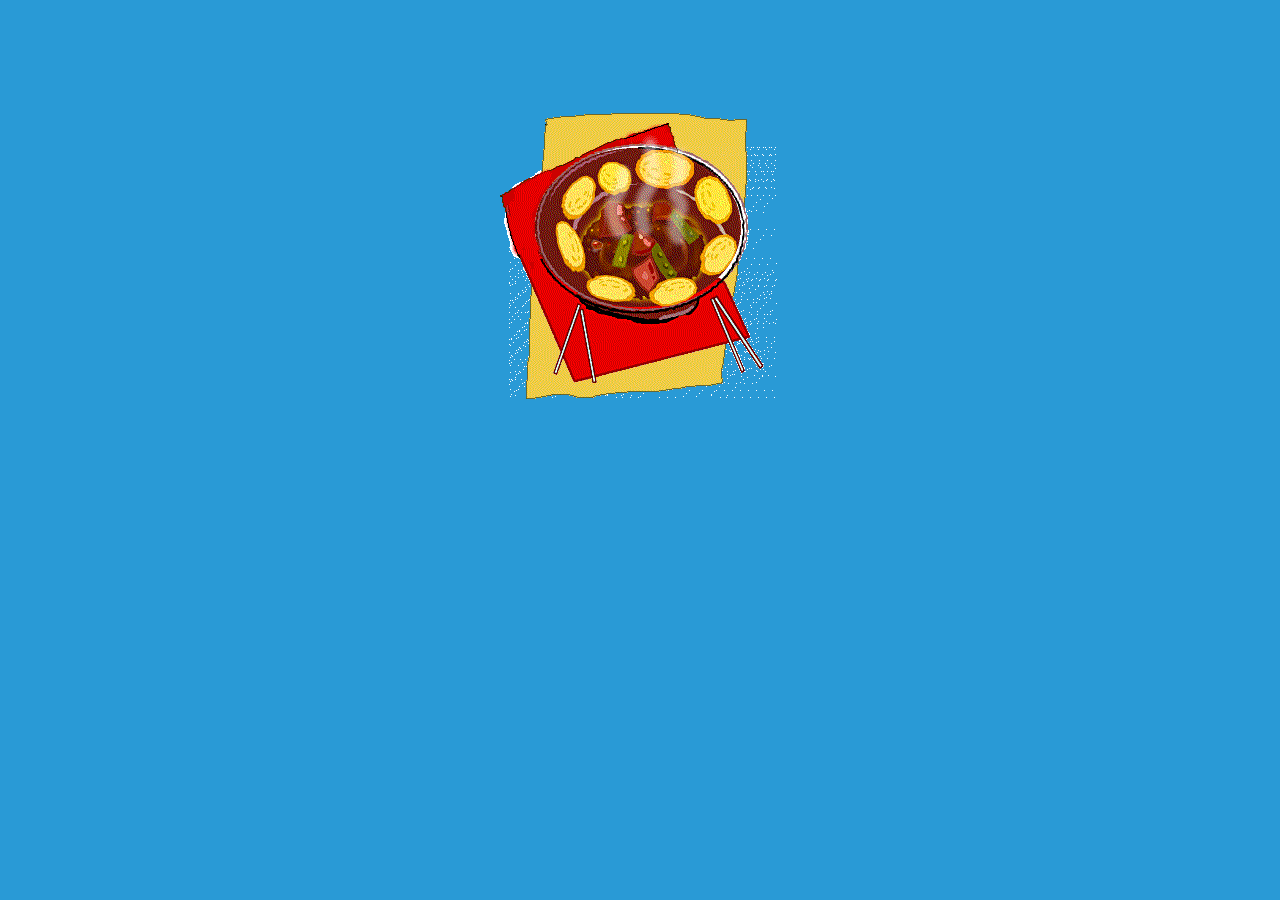
<file: aboutXX.html>
<!DOCTYPE html>
<html>

<head>
    <meta charset="UTF-8">
    <title>Document</title>
    <link rel="shortcut icon" href="./bitbug_favicon.icon.ico ">
    <link rel="stylesheet" href="./css/base.css">
    <link rel="stylesheet" href="./css/aboutXX.css">
    <script src="./js/jquery-1.12.4.min.js"></script>
    <script src="./js/aboutXX.js"></script>
    <script src="./js/mouseWheel.js"></script>
</head>

<body>
    <!-- 开场动画 -->
    <div class="welcome-K">
        <div class="container">
            <div class="box">
                <img src="./images/VT29pEBF.gif" alt="">
                <div class="text">
                    <h1>美食世界</h1>
                    <p class="x">A food world</p>
                    <img src="./images/aboutxiaoniao/yinhao2_zuo.png" class="zuo">
                    <span>享受美味，趁现在吧</span>
                    <img src="./images/aboutxiaoniao/yinhao2_you.png" class="you">
                    <p class="content">
                        美食当前，总能有所思，或馋性千娇，食前观察、吃中思想、品后体味， 食为天性，静静地咀嚼，轻轻地回味，非比寻常的韵致。
                    </p>
                </div>
            </div>
        </div>
    </div>
    <section class="head">
        <div class="container">
            <div class="logo fl"><img src="./images/aboutxiaoniao/logo.png"></div>
            <ul class="nav fl">
                <li class="now"><a href="#">概述</a></li>
                <li><a href="#">中华美食区</a></li>
                <li><a href="#">美食鉴赏</a></li>
                <li><a href="#">进入社区</a></li>
                <li><a href="#">加入我们</a></li>
                <li><a href="./index.html">返回主页</a></li>
            </ul>
        </div>
    </section>
    <section class="screen">
        <ul>
            <!-- 1 -->
            <section class="block-one">
                <div class="container">
                    <div class="module-a">
                        <img src="./images/VT29pEBF.gif" class="welcome">
                        <h1>美食世界</h1>
                        <p class="x">Xiaoniao School</p>
                        <img src="./images/aboutxiaoniao/yinhao2_zuo.png" class="zuo">
                        <span>享受美味，趁现在吧</span>
                        <img src="./images/aboutxiaoniao/yinhao2_you.png" class="you">
                        <p class="content">
                            美食当前，总能有所思，或馋性千娇，食前观察、吃中思想、品后体味， 食为天性，静静地咀嚼，轻轻地回味，非比寻常的韵致。
                        </p>
                        <!-- 下箭头 -->
                        <i class="xia"></i>
                    </div>
                </div>
            </section>
            <!-- 2 -->
            <section class="block-two">
                <ul>
                    <li class="slide">
                        <div class="container">
                            <div class="box">
                                <h1>概述</h1>
                                <!-- <img src="./images/aboutxiaoniao/yinhao2_zuo.png" class="zuo"> -->
                                <p class="content">
                                    长江绕郭知鱼美，好竹连山觉笋香。
                                    东门买彘骨，醢酱点橙薤。蒸鸡最知名，美不数鱼鳖。
                                    山暖已无梅可折，江清独有蟹堪持。
                                </p>
                                <!-- <img src="./images/aboutxiaoniao/yinhao2_you.png" class="you"> -->

                                <div class="image">
                                    <img src="./images/shouji1.png">
                                    <img src="./images/shouji2.png">
                                    <img src="./images/shouji3.png">
                                    <img src="./images/shouji4.png">
                                </div>
                            </div>
                        </div>
                    </li>
                    <li class="slide">
                        <div class="container">
                            <div class="box">
                                <h1>概述</h1>
                                <!-- <img src="./images/aboutxiaoniao/yinhao2_zuo.png" class="zuo"> -->
                                <p class="content">
                                    初游唐安饭薏米，炊成不减雕胡美。大如苋实白如玉，滑欲流匙香满屋。
                                    蜀人贵芹芽脍，杂鸠肉为之。
                                    秦烹惟羊羹，陇馔有熊腊。
                                </p>
                                <!-- <img src="./images/aboutxiaoniao/yinhao2_you.png" class="you"> -->

                                <div class="image">
                                    <img src="./images/shouji1.png" alt="">
                                    <img src="./images/shouji2.png" alt="">
                                    <img src="./images/shouji3.png" alt="">
                                    <img src="./images/shouji4.png" alt="">
                                </div>
                            </div>
                        </div>
                    </li>
                    <li class="slide">
                        <div class="container">
                            <div class="box">
                                <h1>概述</h1>
                                <!-- <img src="./images/aboutxiaoniao/yinhao2_zuo.png" class="zuo"> -->
                                <p class="content">
                                    吾平生无所恨 ，所恨者五事耳 。
                                    一恨鲥鱼多骨，
                                    第二恨金橘太酸，
                                    第三恨莼菜性冷，
                                    第四恨海棠无香，
                                    第五恨曾子固不能作诗。
                                </p>
                                <!-- <img src="./images/aboutxiaoniao/yinhao2_you.png" class="you"> -->

                                <div class="image">
                                    <img src="./images/shouji1.png" alt="">
                                    <img src="./images/shouji2.png" alt="">
                                    <img src="./images/shouji3.png" alt="">
                                    <img src="./images/shouji4.png" alt="">
                                </div>
                            </div>
                        </div>
                    </li>
                </ul>
                <div class="arrow">
                    <div class="left fl"></div>
                    <div class="right fr"></div>
                </div>
            </section>
            <!-- 3 -->
            <section class="block-three">
                <div class="container">
                    <h1>中华美食区</h1>
                    <section class="module-c clearfix">
                        <img src="./images/aboutxiaoniao/jiazhi_border_11.png" class="border_11">
                        <img src="./images/aboutxiaoniao/jiazhi_border_12.png" class="border_11 border-r">
                        <img src="./images/aboutxiaoniao/jiazhi_border_21.png" class="border_21">
                        <img src="./images/aboutxiaoniao/jiazhi_border_22.png" class="border_21 border-r">
                        <div class="left fl">

                            <i class="NO">西安</i>
                            <div class="content-p">西安素来被誉为“美食之都”，羊肉泡、灌汤包、葫芦头等淳朴本土品牌争奇斗艳，蒸、煮、炒、炸、煎、烤的陕西风味小吃异彩缤纷。</div>
                            <i class="NO">重庆 </i>
                            <div class="content-p">重庆瓜果蔬菜四季不断，家畜家禽品种齐全。优越的自然环境，丰富的特产资源，都为重庆人的好吃和吃好提供了有利的条件。 </div>
                            <i class="NO">武汉 </i>
                            <div class="content-p">
                                武汉号称“九省通衢”，它的中国市民气也许更为浓厚。很多城市都有小吃一条街，但像吉庆街这样如社戏如码头如剧场一样的小吃街大概也只是武汉才有吧。 </div>

                        </div>
                        <div class="right fl">
                            <i class="NO">广州 </i>
                            <div class="content-p">食在广州，仅看这十年来广州不断出现的特色美食街便知，名不虚传。广州南有沙面异域风情美食区、芳村休闲美食天地。</div>
                            <i class="NO">哈尔滨 </i>
                            <div class="content-p">很少有城市像哈尔滨这样，最著名、最繁华、最新潮的美食街居然位于其硅谷——高新技术开发区内，堪称物质文明与精神文明完美结合的典范之作。
                            </div>
                            <i class="NO">长沙 </i>
                            <div class="content-p">
                                近年来火爆全国的八大菜系之一的湘菜主发源地，其悠久的历史文化、厚重的食文化积淀，使这座历史文化名城的饮食文化博大精深，一条条特色美食街群起群旺，极具个性地演绎着经典湘菜、新湘菜、精品湘菜。
                            </div>
                        </div>
                        <img src="./images/aboutxiaoniao/jiazhi_border_31.png" class="border_31">
                        <img src="./images/aboutxiaoniao/jiazhi_border_32.png" class="border_31 border-r">
                        <img src="./images/aboutxiaoniao/jiazhi_border_41.png" class="border_41">
                        <img src="./images/aboutxiaoniao/jiazhi_border_42.png" class="border_41 border-r">
                    </section>
                </div>
            </section>
            <section class="block-fonr">
                <ul>
                    <li class="slide">
                        <div class="container">
                            <div class="box">
                                <h1>美食鉴赏</h1>
                                <p class="jianshan">
                                    都说一方水土一方人，华夏大地如此辽阔，自然是有着多种多样的水土，也因这不同水土，才会有炎黄子孙的不同文化，不同生活，不同习俗……以及不同美食。

                                    就像活泼火辣的四川人爱吃辣；温文尔雅的浙江人爱吃甜一样。吃这不同美食的人们，他们的性格也会有所不同。你可曾关注过这片日夜生活的土地所蕴藏的美食？你可曾想过这些美食背后，是多少不为人知的故事？又可曾想过，这些美食的来源，将会是怎样的自然神奇？大多人的回答是否定的。不错，在这科技高速发展的互联网时代，人们的变化越来越快，内心也逐渐浮躁与功利起来，那些与生俱来的对清净和高雅，对自然和天地的向往与热爱，正一步步被世俗所玷污，失去了应有的朴实与纯洁。
                                </p>
                            </div>
                        </div>
                    </li>
                    <li class="slide">
                        <div class="container">
                            <div class="box">
                                <h1>美食鉴赏</h1>
                                <p class="jianshan">
                                    食物，对中国人来说，一直是最重要的，所以大家都说：“民以食为天。”而美食，更是广大中国人民所追求的，中国人对食物尤其是美食的热爱恐怕可以居于世界之最。正因如此，无数的美食随着地域，时间，空间的变化也不断变化和改进。中国人所创造的食物之多，是不可数的。无论是湘菜，川菜，粤菜，闽菜，浙菜，徽菜，京菜都各有所长，都各有特色，有的以清新的口感，爽口的味道著称，有的则以香辣的味道，火辣的感觉备受好评。每个人对食物的爱好是不同的，有人喜欢的咸的，有的喜欢辣的，有的喜欢甜的，有的喜欢苦的，更有甚者喜欢闻起来臭，吃起来香的。每个人都对各地的菜系有不同的看法。食物，真可说是一方水土养一方人，就连性格都可以随着食物变化，像川湘一带的人，性格都如同川湘菜一样火热，开朗。然而我们不仅要回吃，更重要的是了解他们的来源，做法。当我们深入地了解每一道菜，我们才能真正懂这一道菜。
                                    食物，已经深深地烙印在了中国人的基因里，用舌尖品尝中国的饮食文化，食物也是一种文化，更是一种不可磨灭的记忆。
                                </p>
                            </div>
                        </div>
                    </li>
                </ul>
                <div class="arrow">
                    <div class="left fl"><span></span></div>
                    <div class="right fr"><span></span></div>
                </div>
            </section>
            <section class="block-six">
                <div class="container">
                    <div class="erweima">
                        <p class="sw">扫我下载进入美食社区</p>
                        <img src="./images/aboutxiaoniao/app_downcode.png" class="app_downcode">
                        <span class="app">APP下载</span>
                    </div>
                    <div class="bottom">
                        <div class="lol">
                            <h1>联系客服妹纸</h1>
                            <p class="content">总机：010-8888888</p>
                            <p class="content">邮箱：cp@feicuiedu.com</p>
                            <p class="content">北京市昌平区站前东街2号 回龙观田园风光综合商业楼3层</p>
                        </div>
                    </div>
                </div>
                <!-- <img src="./images/aboutxiaoniao/app&contacts_bg.gif" class="contacts_bg"> -->
            </section>
        </ul>

    </section>
</body>

</html>
</file>
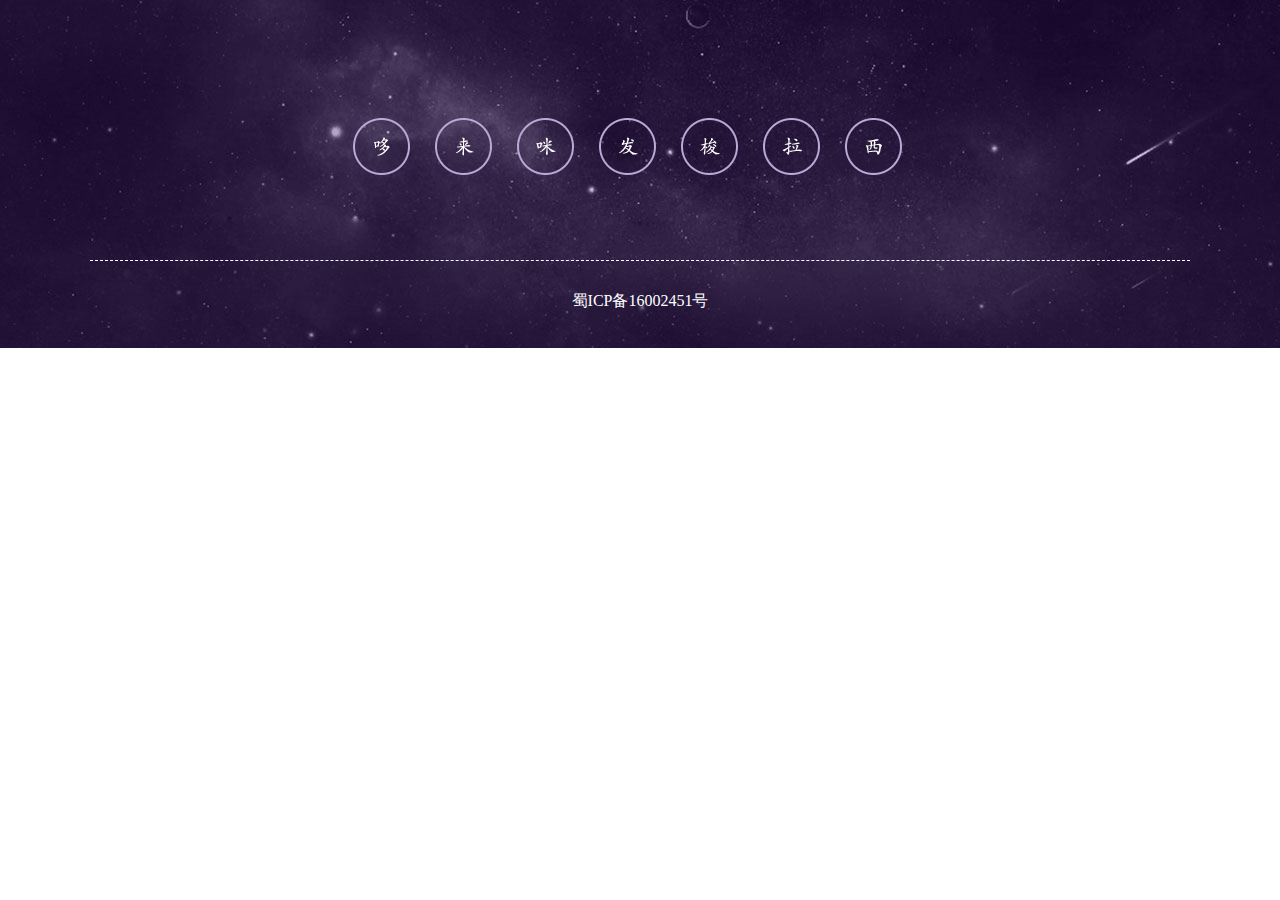
<file: footer.html>
<!DOCTYPE html>
<html>

<head>
    <meta charset="UTF-8">
    <title>Document</title>
    <link rel="stylesheet" href="./css/base.css">
    <link rel="stylesheet" href="./css/footer.css">
    <script>
        $(function () {
            $('.music>li').on('click', function () {
                //创建音频节点
                var temp = ('<audio src="./music/sound0' + $(this).index() + '.mp3" autoplay></audio>');
                //添加音频节点
                $('.footer').append(temp);
                //清除当前音频
                temp.on('ended', function () {
                    $(this).remove()
                })
            })
        })
    </script>
    <script type="text/html">
            <audio controls autoplay preload="auto" loop>
                    <source src="./music/sound00.mp3">
                    <source src="./music/sound01.mp3">
                    <source src="./music/sound02.mp3">
                    <source src="./music/sound03.mp3">
                    <source src="./music/sound04.mp3">
                    <source src="./music/sound05.mp3">
                    <source src="./music/sound06.mp3">
                    当前浏览器不支持
                </audio>
    </script>
</head>

<body>
    <section class="footer">
        <div class="container">
            <div class="top">
                <ul class="music clearfix">
                    <li class="yinfu1"></li>
                    <li class="yinfu2"></li>
                    <li class="yinfu3"></li>
                    <li class="yinfu4"></li>
                    <li class="yinfu5"></li>
                    <li class="yinfu6"></li>
                    <li class="yinfu7"></li>
                </ul>
            </div>
            <div class="bottom">
                <p>蜀ICP备16002451号</p>
            </div>
        </div>
    </section>

</body>

</html>
</file>
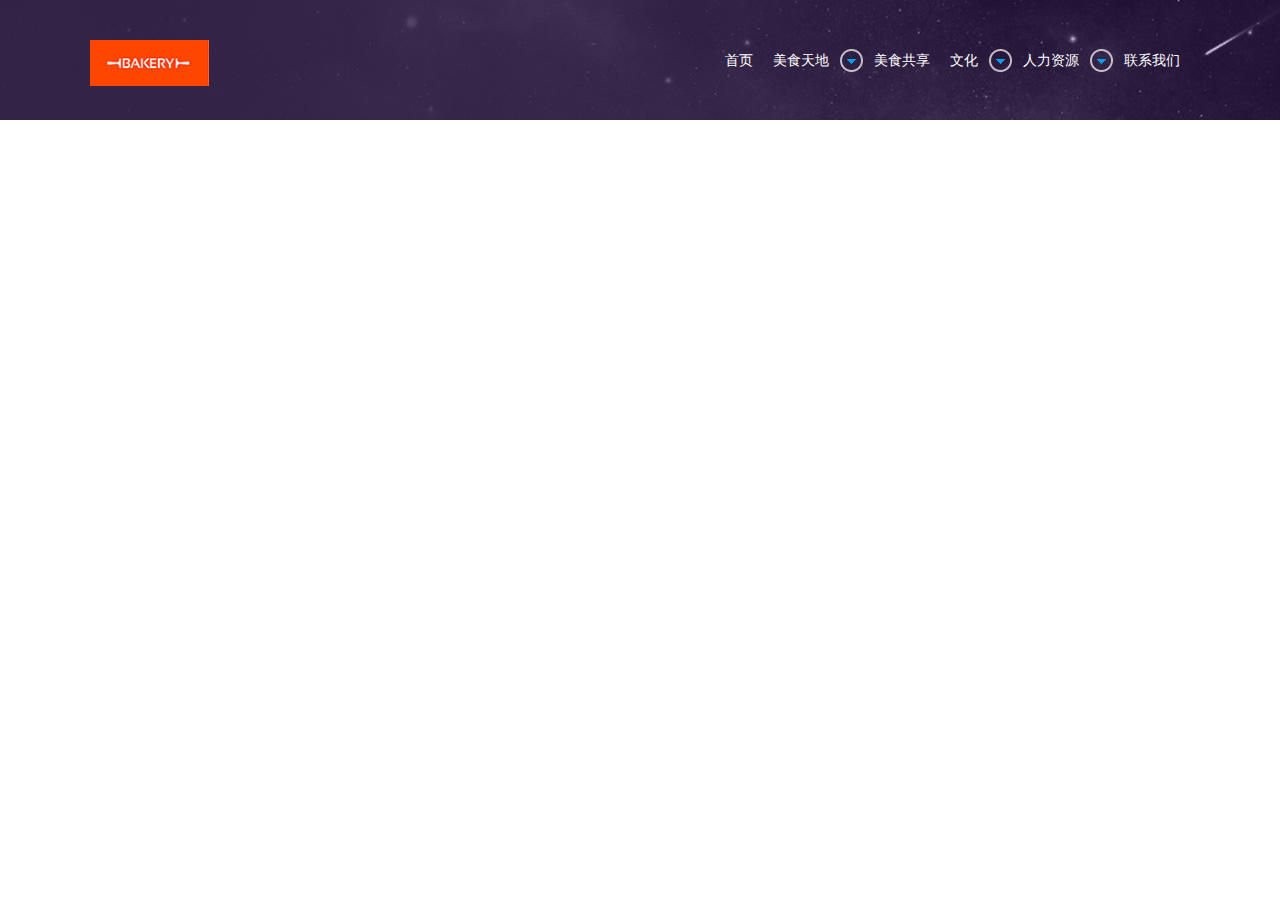
<file: header.html>
<!DOCTYPE html>
<html>

<head>
    <meta charset="UTF-8">
    <meta name="keyword" content="关键词">
    <meta name="description" content="网站描述">
    <title>Document</title>
    <!-- 标题图标 -->
    <!-- <link rel="shortcut icon" href="./bitbug_favicon.icon.ico "> -->
    <link rel="stylesheet" href="./css/base.css">
    <link rel="stylesheet" href="./css/header.css">
    <!-- 引包 -->
    <script src="./js/jquery-1.12.4.min.js"></script>
    <script src="./js/move.js"></script>
    <style>
        * {
            margin: 0;
            padding: 0;
        }
    </style>
</head>
<script>
    $(function () {
        $(".first-list>li").hover(function () {
            $(this).find("ol").stop().slideDown(600, "elasticOut");
        }, function () {
            $(this).find("ol").stop().slideUp(600, "elasticIn");
        })
    })
</script>

<body>
    <!-- 头部页面部分 -->
    <section class="header">
        <div class="container clearfix">
            <a href="./index.html">
                <img class="logo" src="./images/tubiao.png" alt="">
            </a>
            <div class="nav fr">
                <ul class="clearfix first-list">
                    <li><a href="./index.html">首页</a></li>
                    <li><a href="#">美食天地</a><span></span>
                        <ol class="second-list">
                            <li><a href="./aboutXX.html">美食主页</a><span></span></li>
                            <li><a href="./aboutXX.html#1">美食概述</a><span></span></li>
                            <li><a href="./aboutXX.html#2">美食之城</a><span></span></li>
                            <li><a href="./aboutXX.html#3">美食世界</a><span></span></li>
                            <li><a href="./aboutXX.html#4">美食联盟</a><span></span></li>
                            <li><a href="./aboutXX.html#4">美食社区</a><span></span></li>
                        </ol>
                    </li>
                    <li><a href="./slile.html">美食共享</a></li>
                    <li><a href="#">文化</a><span></span>
                        <ol class="second-list">
                            <li><a href="./zhuoxin.html?type=companyIdea">美食理念</a><span></span></li>
                            <li><a href="./zhuoxin.html?type=companyCulture">美食文化</a><span></span></li>
                            <li><a href="./zhuoxin.html?type=companyEnvironment">美食氛围</a><span></span></li>
                        </ol>
                    </li>
                    <li><a href="#">人力资源</a><span></span>
                        <ol class="second-list">
                            <li><a href="./zhuoxin.html?type=talents">人才理念</a><span></span></li>
                            <li><a href="./zhuoxin.html?type=team">团队介绍</a><span></span></li>
                            <li><a href="./zhuoxin.html?type=joinUs">招聘信息</a><span></span></li>
                        </ol>
                    </li>
                    <li><a href="./zhuoxin.html?type=telUs">联系我们</a></li>
                </ul>
            </div>
        </div>

    </section>
</body>

</html>
</file>
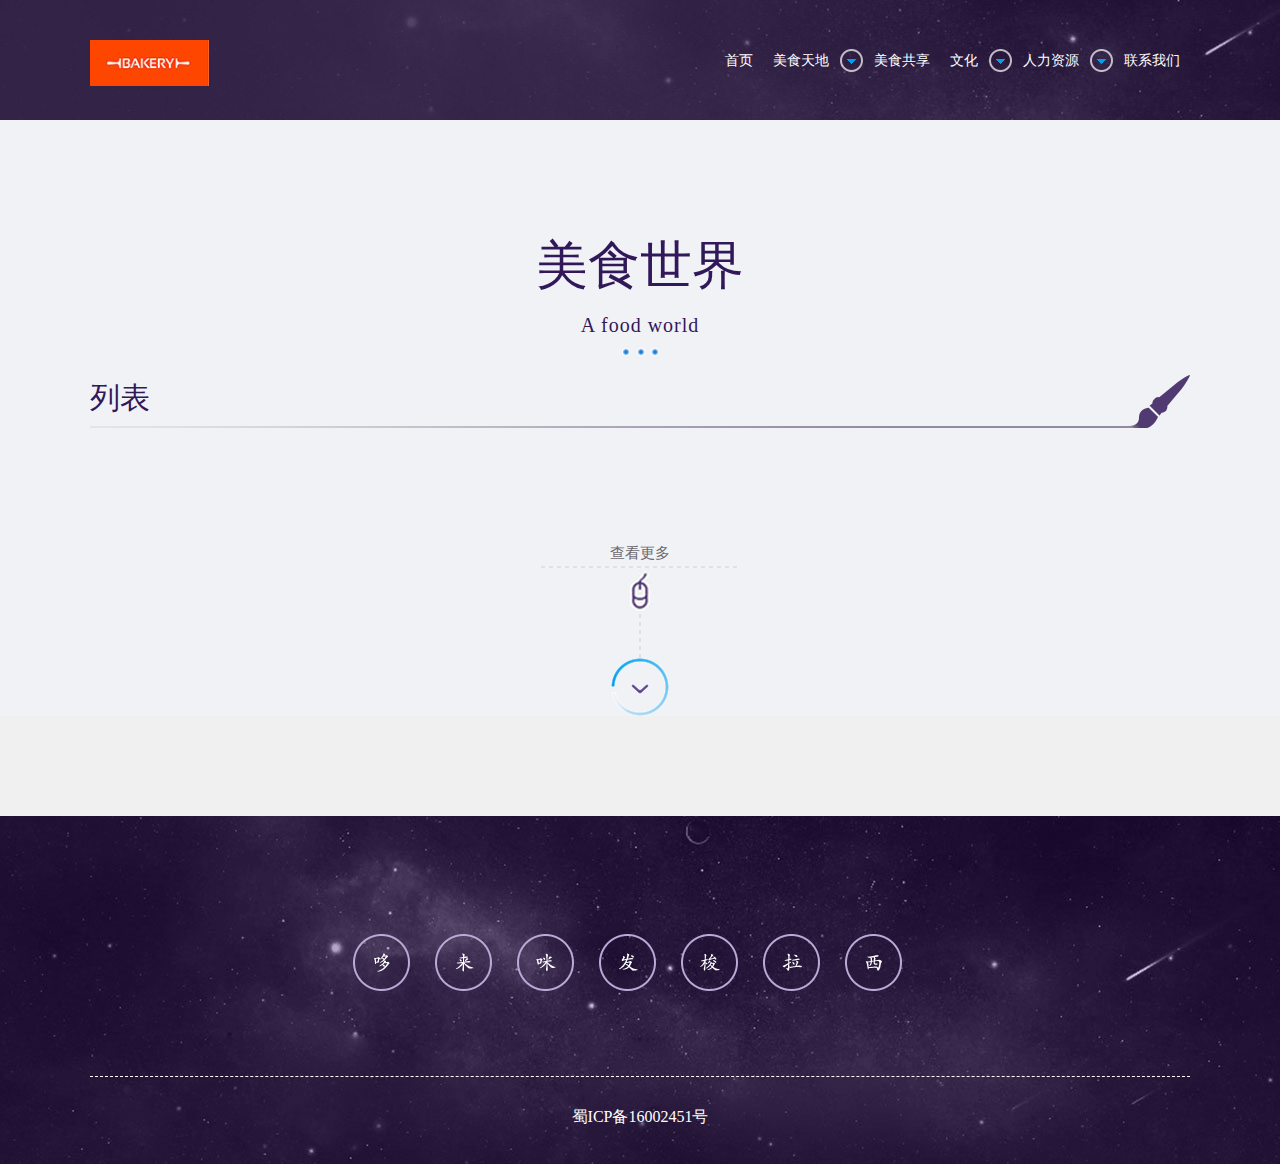
<file: slile.html>
<!DOCTYPE html>
<html>

<head>
    <meta charset="UTF-8">
    <title>Document</title>
    <link rel="stylesheet" href="./css/base.css">
    <link rel="stylesheet" href="./css/index.css">
    <link rel="stylesheet" href="./css/slile.css">
    <link rel="shortcut icon" href="./bitbug_favicon.icon.ico ">
    <script src="./js/jquery-1.12.4.min.js"></script>
    <script src="./js/move.js"></script>
    <script src="./js/slile.js"></script>
    <!-- 模版 -->
    <script type="text/template" id="template">
        <li class="imgageLeft fl" data-id="">
            <a href="./zhuoxin.html?type=xiaoniaoNews#sysId#">
                <img src="#coverImg#" alt="">
                <div class="content-li">
                    <span>#title#</span>
                    <h6>#creatAt#</h6>
                    <p>#describe#</p>
                </div>
            </a>
        </li>
    </script>
</head>

<body>
    <!-- header -->
    <div id="header"></div>
    <!-- main -->
    <div class="main">
        <div class="about-company">
            <div class="container">
                <div class="title">
                    <h1>美食世界</h1>
                    <P>A food world</P>
                    <section><img src="./images/three_points01.png"></section>
                </div>
                <div class="content">
                    <div class="tit">列表</div>
                    <ul class="and clearfix">
                        <div class="container"></div>
                    </ul>
                </div>
                <div class="cks">
                    <div class="ck">查看更多</div>
                    <img src="./images/aboutxiaoniao/xiaoniaoyun_scrollon.png" alt=""><br>
                    <img src="./images/goOn_icon01.png" class="png">

                </div>

            </div>
        </div>


    </div>
    <!-- footer -->
    <div id="footer"></div>
    <!-- 返回顶部 -->
    <div id="rock"></div>
</body>

</html>
</file>
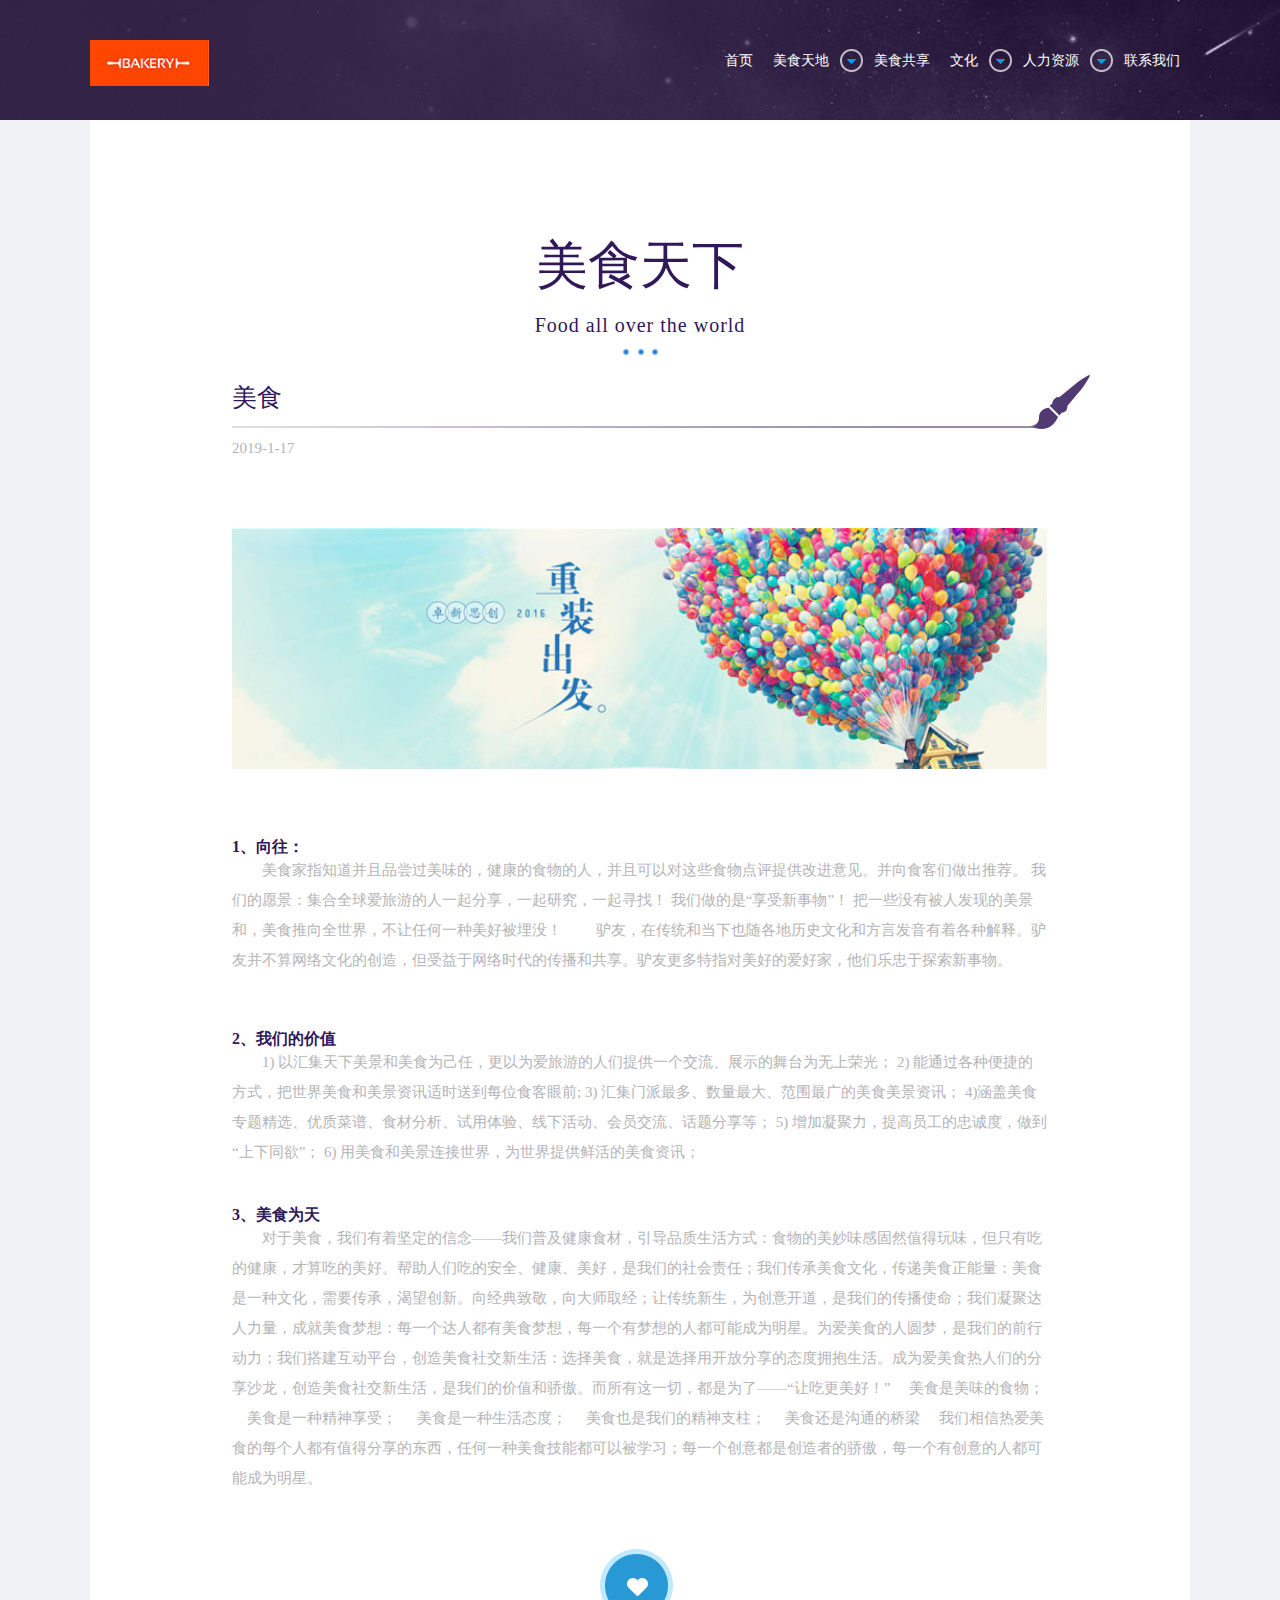
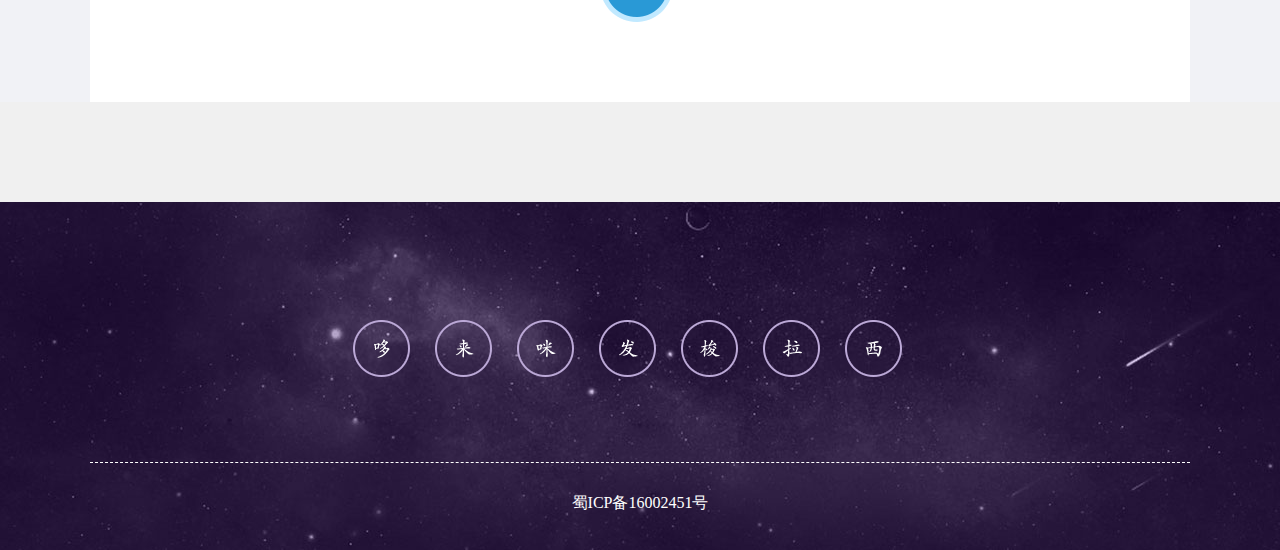
<file: zhuoxin.html>
<!DOCTYPE html>
<html>

<head>
    <meta charset="UTF-8">
    <title>Document</title>
    <link rel="stylesheet" href="./css/zhuoxin.css">
    <link rel="stylesheet" href="./css/base.css">
    <link rel="stylesheet" href="./css/index.css">
    <link rel="stylesheet" href="./css/slile.css">
    <link rel="shortcut icon" href="./bitbug_favicon.icon.ico ">
    <script src="./js/jquery-1.12.4.min.js"></script>
    <script src="./js/move.js"></script>
    <script src="./js/zhuoxin.js"></script>
</head>

<body>
    <!-- 头部 -->
    <div id="header"></div>
    <!-- 主题 -->
    <div class="main main-s">
        <div class="about-company">
            <div class="container">
                <div class="content-y">
                    <div class="title">
                        <h1>美食天下</h1>
                        <P class="About">Food all over the world</P>
                        <section><img src="./images/three_points01.png"></section>
                    </div>

                    <div class="content-s">
                        <div class="top-s">
                            <p class="one">美食</p><i></i>
                            <p class="two">2019-1-17</p><span></span>
                        </div>
                        <img src="./images/article_image01.jpg" alt="">
                        <div class="wz">
                            <div class="sence">
                                <h4>1、向往：</h4>
                                <p>
                                    美食家指知道并且品尝过美味的，健康的食物的人，并且可以对这些食物点评提供改进意见。并向食客们做出推荐。
                                    我们的愿景：集合全球爱旅游的人一起分享，一起研究，一起寻找！
                                    我们做的是“享受新事物”！
                                    把一些没有被人发现的美景和，美食推向全世界，不让任何一种美好被埋没！
                                    　　驴友，在传统和当下也随各地历史文化和方言发音有着各种解释。驴友并不算网络文化的创造，但受益于网络时代的传播和共享。驴友更多特指对美好的爱好家，他们乐忠于探索新事物。
                                </p>
                            </div>

                            　　<div class="sence">
                                <h4>2、我们的价值</h4>
                                <p>
                                    1) 以汇集天下美景和美食为己任，更以为爱旅游的人们提供一个交流、展示的舞台为无上荣光；

                                    2) 能通过各种便捷的方式，把世界美食和美景资讯适时送到每位食客眼前;
                                    3) 汇集门派最多、数量最大、范围最广的美食美景资讯；
                                    4)涵盖美食专题精选、优质菜谱、食材分析、试用体验、线下活动、会员交流、话题分享等；
                                    5) 增加凝聚力，提高员工的忠诚度，做到“上下同欲”；
                                    6) 用美食和美景连接世界，为世界提供鲜活的美食资讯；

                                </p>
                            </div>


                            <div class="sence">
                                <h4>3、美食为天</h4>
                                <p>
                                    对于美食，我们有着坚定的信念——我们普及健康食材，引导品质生活方式：食物的美妙味感固然值得玩味，但只有吃的健康，才算吃的美好。帮助人们吃的安全、健康、美好，是我们的社会责任；我们传承美食文化，传递美食正能量：美食是一种文化，需要传承，渴望创新。向经典致敬，向大师取经；让传统新生，为创意开道，是我们的传播使命；我们凝聚达人力量，成就美食梦想：每一个达人都有美食梦想，每一个有梦想的人都可能成为明星。为爱美食的人圆梦，是我们的前行动力；我们搭建互动平台，创造美食社交新生活：选择美食，就是选择用开放分享的态度拥抱生活。成为爱美食热人们的分享沙龙，创造美食社交新生活，是我们的价值和骄傲。而所有这一切，都是为了——“让吃更美好！”
                                     美食是美味的食物；
                                     美食是一种精神享受；
                                     美食是一种生活态度；
                                     美食也是我们的精神支柱；
                                     美食还是沟通的桥梁

                                    　我们相信热爱美食的每个人都有值得分享的东西，任何一种美食技能都可以被学习；每一个创意都是创造者的骄傲，每一个有创意的人都可能成为明星。
                                </p>
                            </div>


                            　　

                        </div>
                        <div class="xh">
                            <div class="pen clearfix">
                                <i class="fl"></i>
                                <span class="fl">喜欢</span>
                            </div>
                            <p>哈哈哈</p>
                        </div>
                    </div>
                </div>
            </div>
        </div>
    </div>
    <!-- 底部 -->
    <div id="footer"></div>
    <!-- 返回顶部 -->
    <div id="rock"></div>
</body>

</html>
</file>
<file: css/base.css>
/* 公共样式 */
*{
    margin: 0;
    padding: 0;
}
img{
    border: 0 none;
    vertical-align: top;
}
a{
    text-decoration: none;
}
i{
    display: inline-block;
}
ul,ol,li{
    list-style: none;
}
input{
    outline: 0 none;
}
body{
    font:16px/1em"微软雅黑";
}
/* 辅助类 */
.fl{
    float: left;
}
.fr{
    float: right;
}
/* 单伪 */
.clearfix::after{
    content:"";
    display: block;
    height: 0;
    line-height: 0;
    visibility: hidden;
    clear: both;
}
.clearfix{
    zoom: 1;
}
/* 双伪 */
.clearfix::before,.clearfix::after{
    content: "";
    display: block;
}
.clearfix::after{
    clear: both;
}
.clearfix{
    zoom: 1;
}
/* 通用版心 */
.container{
    width: 1100px;
    margin: 0 auto;
}
/* 公共动画 */
@keyframes su-pudding {
0% {
    /* 缩放   */
    transform: scale(1.2, 0.8);
}
1% {
    transform: scale(1.18, 0.82);
}
2% {
    transform: scale(1.16, 0.84);
}
3% {
    transform: scale(1.13, 0.87);
}
4% {
    transform: scale(1.1, 0.9);
}
5% {
    transform: scale(1.07, 0.93);
}
6% {
    transform: scale(1.04, 0.96);
}
7% {
    transform: scale(1.01, 0.99);
}
8% {
    transform: scale(0.99, 1.01);
}
9% {
    transform: scale(0.97, 1.03);
}
10% {
    transform: scale(0.95, 1.05);
}
11% {
    transform: scale(0.94, 1.06);
}
12% {
    transform: scale(0.93, 1.07);
}
13% {
    transform: scale(0.93, 1.07);
}
14% {
    transform: scale(0.93, 1.07);
}
15% {
    transform: scale(0.93, 1.07);
}
16% {
    transform: scale(0.94, 1.06);
}
17% {
    transform: scale(0.94, 1.06);
}
18% {
    transform: scale(0.95, 1.05);
}
19% {
    transform: scale(0.96, 1.04);
}
20% {
    transform: scale(0.98, 1.02);
}
21% {
    transform: scale(0.99, 1.01);
}
22% {
    transform: scale(1, 1);
}
23% {
    transform: scale(1, 1);
}
24% {
    transform: scale(1.01, 0.99);
}
25% {
    transform: scale(1.02, 0.98);
}
26% {
    transform: scale(1.02, 0.98);
}
27% {
    transform: scale(1.02, 0.98);
}
28% {
    transform: scale(1.03, 0.97);
}
29% {
    transform: scale(1.03, 0.97);
}
30% {
    transform: scale(1.02, 0.98);
}
31% {
    transform: scale(1.02, 0.98);
}
32% {
    transform: scale(1.02, 0.98);
}
33% {
    transform: scale(1.02, 0.98);
}
34% {
    transform: scale(1.01, 0.99);
}
35% {
    transform: scale(1.01, 0.99);
}
36% {
    transform: scale(1.01, 0.99);
}
37% {
    transform: scale(1, 1);
}
38% {
    transform: scale(1, 1);
}
39% {
    transform: scale(1, 1);
}
40% {
    transform: scale(0.99, 1.01);
}
41% {
    transform: scale(0.99, 1.01);
}
42% {
    transform: scale(0.99, 1.01);
}
43% {
    transform: scale(0.99, 1.01);
}
44% {
    transform: scale(0.99, 1.01);
}
45% {
    transform: scale(0.99, 1.01);
}
46% {
    transform: scale(0.99, 1.01);
}
47% {
    transform: scale(0.99, 1.01);
}
48% {
    transform: scale(0.99, 1.01);
}
49% {
    transform: scale(1, 1);
}
}
</file>
<file: css/index.css>
.main{
    background: #f1f2f6;
}
.screen{
    width: 100%;
    height: 620px;
    position: relative;
}
.screen .active{
    display: block;
}
.screen>ul>li{
    width: 100%;
    height: 620px;
   position: absolute;
   display: none;
}
.screen>ul>li>img{
    position: absolute;
}
.screen .one{
    top: 40%;
    left: 40%;
}
.screen .two{
    top: 60%;
    left: 42%;
}
.screen .three{
    top: 70%;
    left: 42%;
}

.screen .four{
    top: 25%;
    left: 10%;
}
.screen .five{
    top: 10%;
    left: 25%;
}
.screen .six{
    top: 32%;
    left: 25%;
}
/* ol部分 */
.screen>ol,.our-team ol{
    width: 120px;
    position: absolute;
    bottom: 40px;
    left: 0;
    right: 0;
    margin: auto;
    padding-left: 79px;
    background: url(../images/next&prev_line.png)no-repeat center;
}
.border-L,.border-R{
    width: 6px;
    height: 14px;
    background: url(../images/next&prev_mbg01.png)no-repeat;
}
.border-R{
    background: url(../images/next&prev_mbg03.png)no-repeat;
}
.border-M{
    width: 30px;
    height: 10px;
    padding-top: 4px;
    cursor: pointer;
    background: url(../images/next&prev_mbg02.png)repeat-x;
}
.border-M>li{
    float: left;
    width: 6px;
    height: 6px;
    background: url(../images/next&prev_others.png)no-repeat;
}
.border-M .special{
    margin: 0 6px;
}
.border-M .active{
    background-image:url(../images/next&prev_now.png);
}
.screen>ol .left,.screen>ol .right,.arrow>.left,.arrow>.right,.our-team ol .left,.our-team ol .right{
    position: absolute;
    top: -8px;
    width: 29px;
    height: 29px;
    cursor: pointer;
    background: url(../images/prev_jiantou.png)no-repeat;
}
.screen>ol .left,.arrow>.left,.our-team ol .left{
    left: 0;
}
.screen>ol .right,.arrow>.right,.our-team ol .right{
    right: 0;
    background-image: url(../images/next_jiantou.png);
}
.screen>ol .left:hover,.arrow>.left:hover,.our-team ol .left:hover{
    background-image: url(../images/prev_jiantou_hover.png);
}
.screen>ol .right:hover,.arrow>.right:hover,.our-team ol .right:hover{
    background-image: url(../images/next_jiantou_hover.png);
}
/* goOn */
.goOn{
    padding-top: 46px;
    height: 128px;
    text-align: center;
}
/* 公司简介 */
.about-company{
    margin-bottom: 100px;
}
.about-company .title ,.business-scope .title,.our-works .title,.our-team .title,.partners .title,.contact .title{
    color: #311859;
    text-align: center;
}
.about-company .title h1,.business-scope .title h1,.our-works .title h1,.our-team .title h1,.partners .title h1,.contact .title h1{
    font:52px/1em"微软雅黑";
   
}
.about-company .title p,.business-scope .title p,.our-works .title p,.our-team .title p,.partners .title p,.contact .title p{
    font:20px/26px"微软雅黑";
    letter-spacing: 1px;
}
.about-company .title section,.business-scope .title section,.our-works .title section .partners .title section,.contact .title section{
    height: 20px;
    padding-top: 10px;
}
.about-company .area{
    width: 100%;
    height: 440px;
   position: relative;
   margin-top:40px;
}
.area .company{
    height: 440px;
    padding-left: 65px;
    position: absolute;
    display: none;
    top: 0;
    left: 0;
}
.area>ul>.active{
    display: block;
}
.company .right{
    width: 620px;
    padding-left: 40px;
}
.company .tit{
    font:44px/1em"楷体";
    height: 54px;
    background: url(../images/pen_line.png)no-repeat  6px bottom,
    url(../images/pen.png)no-repeat right 1px;
}
.company .txt{
    height: 190px;
    font: 16px/24px"楷体";
    padding-top: 35px;
    
}
.company .txt>img{
    float:left;
    padding: 5px 25px 0 20px;
}
.company .txt>span{
    font: 24px/1.5em"楷体";
}
.company .tnt{
    font: 16px/24px"楷体";
}
.tnt>.end{
    padding-top: 20px;
   line-height: 40px;
    text-align: right;
}
.arrow{
    width: 620px;
    height: 29px;
    position: absolute;
    right: 20px;
    top: 235px;
    background: url(../images/next&prev_line.png)repeat-x center;

}
.area .arrow div{
    top: 0;
}
/* 序号纵 */
.area .company-line,.list .company-line{
    position: absolute;
    width: 19px;
    top: 20px;
    left: 20px;
    background: url(../images/chanpin_nowline_bgline.png)repeat-y center;
}
.company-line li{
    width: 11px;
    height: 11px;
    background: url(../images/chanpin_nowline_xiaoquan.png)no-repeat 0 0;
    cursor: pointer;
    margin: 0 4px 60px;
    position: relative;
}
.company-line .special{
    margin-bottom:0 
}
.company-line>li:hover{
    background-position:0 -11px; 
}
.company-line>.active::after{
    content: "";
    position: absolute;
    width: 19px;
    height: 19px;
    background: url(../images/chanpin_nowline_daquan.png)no-repeat;
    top:-4px;
    left: -4px;
}
/* 公司产品 */
.our-works .one{
    margin-top: 100px;
}
.one .tit{
    font-size: 27px;
    color: white;
}
.one .left>img{
    margin-left: 60px;
}
.one .feicui{
    color: #9F8DB9;
}
.our-works{
    height: 925px;
    width: 100%;
    background: url(../images/mokuai02_bg.jpg) no-repeat;
}
.our-works .title{
    padding-top: 116px;
}
.our-works .title,.our-works p{
    color: white;
}
.our-works h1{
    margin-bottom: 12px;
}
.our-works p{
    margin-bottom: 42px;
}
.our-works .one{
    position: relative;
}
.our-works .mark{
    position: absolute;
    top: 0;
}
.our-works .arrow{
    background: none;
}
.one .left{
    position: absolute;
    top: 0;
}
.line-ol li{
    width: 11px;
    height: 11px;
    padding-right: 140px;
    float: left;
    margin: 0 auto;
    background: url(../images/jianjie_nowline_xiaoquan.png)no-repeat 0 0;
}

.line-ol{
    padding-left: 164px;
}
.tion span{
    margin-right: 80px;
    color: #9F8DB9;
}
.tion .jicheng{
    margin-left: 115px;
}
.Tion span{
    color: #9F8DB9;
    margin-right:80px;
}
.Tion .guan{
    margin-left: 85px;
}

/* yewu */
.yewu ,.jieshao{
    text-align: center;
    padding: 50px 0 20px;
}
/*  */
.business li{
    padding-top: 40px;
    background: url(../images/next&prev_line.png)repeat-x;
}
.business .head{
    height: 190px;
   
}

.penel .left{
    width: 170px;
    padding-top: 35px;
    text-align: center;
}
.penel .en{
    line-height: 2em;
    font-size: 12px;
}
.penel .cn{
    font-size: 16px;
    /* 展开*/
    letter-spacing: 2px;
}
.penel .cnn{
    font-size: 16px;
    letter-spacing: 1px;
}
.penel .btn{
    margin:30px 56px; 
}
.penel .right{
    width: 310px;
    font-size: 14px;
    line-height: 1.5em;
    padding-top:25px;
}
.head {
    padding-left: 40px;
}
.business .xh{
    width: 20%;
    font-size: 50px;
    line-height: 100px;
    color: #999999;
    width: 24%;
}
.business .closed{
    width: 67px;
    height: 67px;
    margin-top: 24px;
    cursor: pointer;
     /* c3过度 */
    transition: all 0.5s ease-out;
    background: url(../images/business_zhankaishouqi.png)no-repeat;
}
.business .foot{
    width: 800px;
    height: 0;
    overflow: hidden;
    font-size: 14px;
    line-height: 2em;
    margin: 0 auto;
    /* c3过度 */
    transition: all 0.5s ease-out;
}

.business>.active .foot{
    height: 200px;
}
.business>.active .closed{
    background-position: 0 -67px;
}
/* 团队介绍 */

.taim-screen{
    width: 1100px;
    height: 252px;
    overflow: hidden;
    margin-bottom: 300px;
}

.our-team ol{
    position: absolute;
    left: 0;
    right: 0;
    bottom: -76px;
}
.our-team{
    position: relative;
}
.taim-screen ul{
    width: 410%;
    height: 252px;
    position: relative;
}
.taim-screen .iteam{
    width: 1100px;
    height: 250px;
}
.taim-screen .Zuo{
    width: 535px;
    margin-right: 30px;
}
.taim-screen .You{
    width: 535px;
}
.taim-screen .one{
    width: 222px;
    height: 156px;
    text-align: center;
}
.taim-screen .icon{
    border-radius: 50%;
    position: relative;
    z-index: 10;
}
.taim-screen .tow{
    width: 535px;
    height: 187px;
    border: thistle 1px solid;
    border-right: 0;
}
.taim-screen .tow{
    position: absolute;
    top: 63px;
}
.iteam .left{
    width: 222px;
    height: 50px;
    position: absolute;
    top: 126px;
}
.iteam .right{
    width: 247px;
    color: #838385;
    font: 16px/1.5em"楷体";
    margin-top: 28px;
    position: absolute;
    left: 222px;
}
.iteam h3{
    color: #5F4B81;
    line-height: 1.5em;
    text-align:center;
}
.iteam .bottom{
    width: 100%;
    height: 45px;
    margin-top: 30px;
    background: #E7E7EB;
}
.iteam .Element{
    position: absolute;
    top: 0;
    right: 0;
    width: 45px;
    height: 187px;
    background: #2999D5;
}
/* 精灵图 */
.Element>i{
    margin: 13px 12px;
}
.Element .spint-one{
    width: 21px;
    height: 20px;
    background: url(../images/team_contact.png)0 -45px;
}
.Element .spint-two{
    width: 21px;
    height: 20px;
    background: url(../images/team_contact.png)0 -90px;
}
.Element .spint-three{
    width: 21px;
    height: 20px;
    background: url(../images/team_contact.png)0 -138px;
}
.Element .spint-fonr{
    width: 21px;
    height: 20px;
    background: url(../images/team_contact.png)0 -180px;
}
.bottom>.xf{
    width: 45px;
    height: 45px;
    text-align: center;
    background:#D9D9E1;
}
.bottom i{
    display: inline-block;
    margin-top: 16.5px;
    width: 16px;
    height: 12px;
    background: url(../images/lianxi_icons.png)-44px -3px;
}
.bottom>.send {
    color: #5F4B81;
    position: absolute;
    bottom: 10px;
    left: 87px;
    
}
/* 合作伙伴 */
.partners{
    background:white;
    /* padding-top: 30px; */
}
.partners  h1,.contact h1{
    margin-top: 40px;
}
.partners .left{
    width: 552px;
    border-right: 1px solid #A7A7A7;
 }
 .partners .left , .partners .right{
    position: relative;
    width: 548px;
 }
 .partners .cooperate{
    font: 35px/35px"楷体";
    color: #5F4C82;
    margin-left: 10px;
 }
 .partners .cooperate-Our{
     font: 16px/16px"楷体";
     color: #5F4C82;
     letter-spacing: 5px;
     margin-bottom: 80px;
     margin-top: 8px;
 }
.partners .content{
    margin-top: 70px;
}
.partners li{
    float: left;
    width: 154px;
    height: 115px;
    text-align: center;
}
.right .cooperate , .right .cooperate-Our{
    margin-left: 75px;
}
/* hover 更多 */
.right .more{
    width: 69px;
    height: 25px;
    position: absolute;
    top: 15px;
    right: 10px;
    background: url(../images/yonghu_morebg.png)no-repeat;
}
.right .more:hover{
    background-position: -69px;
}
/* 联系我们 */
.contact{
    margin-bottom: 10px;
}
.contact .left{
    width: 725px;

}
.contact .relation-A,.contact .relation-B{
    width: 49px;
    height: 49px;
    line-height: 49px;
    text-align: center;
    background: #E7E7EB;
}
.contact .relation-B{
    margin-left: 27px;
}
.contact .relation-C{
    margin-top: 28px;
}
.contact .relation-C{
    width: 49px;
    height: 212px;
    line-height: 49px;
    text-align: center;
    background: #E7E7EB;
}
.contact .relation-one{
    width: 18px;
    height: 19px;
    background: url(../images/lianxi_icons.png)no-repeat;
}
.contact .relation-two{
    width: 17px;
    height: 12px;
    background: url(../images/lianxi_icons.png)no-repeat -44px -3px;
}
.contact .relation-three{
    width: 16px;
    height: 16px;
    background: url(../images/lianxi_icons.png)no-repeat -94px 0;
}
.contact .relation-fonr{
    width: 17px;
    height: 13px;
    background: url(../images/lianxi_icons.png)no-repeat -192px -3px;
}
.contact input{
    width: 290px;
    height: 45px;
}
.contact .inp{
    margin-top: 28px;
    width: 662px;     
    height: 210px;
    resize: none;

}
.contact .right{
    width: 375px;
}
.contact .cuiumn{
    margin-top: 28px;
    margin-left: 27px;
    color: #5F4B81;
    font: 15px/20px;
}
.contact .cuiumn-one{
    color: #5F5F63;
    font-size: 20px;
    margin-left: 27px;
    margin-top: 64px;
}
.contact .New-content{
    margin-top: 36px;
}
.contact .relation-D{
    width: 49px;
    height: 48px;
    line-height: 49px;
    text-align: center;
    background: #2999D5;
    margin-left: 27px;
}

.contact .news{
    width: 342px;
    height: 48px;
    line-height: 48px;
    margin-left: 33px;
    text-align: center;
    color: white;
    background: #158BCB;
}
.contact .bottom{
    margin-top: 95px;
}
.bottom li{
    width: 355px;
    float: left;
}
.bottom h4,.bottom .alt{
    float: left;
}
.bottom .alt{
    margin-left: 10px;
}
.bottom h4{
    color: #5F4B81;
    margin: 15px 0 0 15px;
}
.bottom .xiaoquan{
    width: 11px;
    height: 11px;
    margin-left: 152px;
    background: url(../images/chanpin_nowline_xiaoquan.png)no-repeat 0 -11px;
}
.bottom .BJ{
    margin-top: 42px;
    width: 234px;
    color: #514D5B;
    font: 12px/28px;
    margin-left: 123px;
    letter-spacing: 1px;
}
/* 地图 */
.plat{
    padding-top: 50px;
}
.plat .map{
   height: 500px;
}
.plat .map-bottom{
    width: 100%;
    position: absolute;
    bottom: -1px;
    left: 0;
}
.active .cim1,.active .cim2,.active .cim3{
    cursor: pointer;
}
</file>
<file: css/aboutXX.css>
/* 头部导航 */
.head{
    height: 50px;
    background: url(../images/aboutxiaoniao/beader_bg.jpg) center;
}
.logo{
    margin-right: 40px;
}
.nav li{
    float: left;
}
.nav a{
    display:block;
    font: 16px/50px"楷体";
    padding: 0 20px;
    color: #cccccc;
}
.nav .now>a{
    color: white;
    background: url(../images/nav_now_bg.png)no-repeat center 80%;
}
/* 整屏滑动 */
.screen{
    background: olive;
    position: relative;
    overflow: hidden;
}
.screen>ul{
    position: absolute;
    top: 0;
    left: 0;
    width: 100%;
    height: 600%;
}
/* 1 */
.block-one,.block-two,.block-three,.block-fonr,.block-six{
    height: 100%;
    position: relative;
    -webkit-user-select:none;
    -moz-user-select:none;
    -ms-user-select:none;
    user-select:none;
}
.block-one .module-a{
    text-align: center;
    position: absolute;
    top: 60px;
    left: 0;
    right: 0;
    bottom: 0;
    margin: auto;
}
.block-one .welcome{
    width: 200px;
    height: 200px;
}
.block-one h1,span,.welcome-K h1{
    font: 40px/50px"楷体";
    color: white;
}
.block-one .x,.block-one .content,.welcome-K .x,.welcome-K .content{
    color: #C7C3CC;
    font:20px/30px"楷体";
}
.module-a .xia{
    width: 58px;
    height: 58px;
    margin-top: 50px;
    background: url(../images/aboutxiaoniao/donext.png)no-repeat 0 -58px;
}
.module-a .xia:hover{
    background: url(../images/aboutxiaoniao/donext.png)no-repeat 0 0px;
}
.module-a .zuo,.module-a span,.welcome-K .zuo,.welcome-K span,.slide .zuo,.slide .content{
    vertical-align: top;
    margin-right: 20px;
}
.module-a .you,.module-a span,.welcome-K .you,.welcome-K span,.slide .you,.slide .content{
    vertical-align: bottom;
    margin-left: 20px;
}
/* 2 */
.block-two ul,.block-fonr ul {
    position: absolute;
    width: 310%;
    height: 100%;
    top: 0;
}
.block-two .slide,.block-fonr .slide{
    height: 100%;
    float: left;
}
.slide >.container{
    height: 100%;
    position: relative;
}
.slide .box{
    position: absolute;
    width: 80%;
    height: 80%;
    font: 16px/20px"楷体";
    text-align: center;
    top: 0;
    left: 0;
    right: 0;
    bottom: 0;
    margin: auto;
}
.slide h1{
    font: 40px/40px"楷体";
    color: #299AD6;
    margin: 5px 0 5px 0;
}
.slide .zuo,.slide .content,.slide .you{
    display: inline-block;
}
.slide .content{
    text-align: left;
    text-indent: 2em;
    font: 16px/30px"楷体";
    color: #6B6A6F;
}
.image img{
    width: 150px;
    height: 300px;
    margin-top: 40px;
    margin-left: 20px;
    margin-right: 20px;
}
.block-two .arrow{
    position: absolute;
    width: 80%;
    height: 58px;
    top: 0;
    left: 0;
    right: 0;
    bottom: 0;
    margin: auto;
}
.block-two .arrow>.left,.block-two .arrow>.right{
    width: 58px;
    height: 58px;
    cursor: pointer;
    background: url(../images/aboutxiaoniao/goleft.png)no-repeat 0 0;
}
.arrow>.left:hover{
    background: url(../images/aboutxiaoniao/goleft.png)no-repeat -58px 0;
}
.block-two .arrow>.right{
    background: url(../images/aboutxiaoniao/goright.png)no-repeat -58px 0;
}
.arrow>.right:hover{
    background: url(../images/aboutxiaoniao/goright.png)no-repeat 0 0px;
}
/* 3 */
.block-three h1{
    font: 40px/40px"楷体";
    color: white;
    text-align: center;
    padding: 50px 0 50px 0;
}
.block-three .module-c{
    width: 1000px;
    margin-left: 50px;
    margin-right: 50px;
    position: relative;
}
.module-c .left,.module-c .right{
    width:460px;

}
.module-c .border_11{
    position: absolute;
    top: 0;
    left: 0;
}
.module-c .border_21{
    position: absolute;
    top: 0;
    right: 0;
}
.module-c .border_31{
    position: absolute;
    left: 0;
    bottom: 0;
}
.module-c .border_41{
    position: absolute;
    right: 0;
    bottom: 0;
}
.module-c .NO{
    display: inline-block;
    width: 74px;
    height: 74px;
    border: 1px solid #cccccc;
    border-radius: 50%;
    text-align: center;
    line-height: 74px;
    color: white;
    margin:30px 30px 30px 89px;
}
.module-c .content-p,.module-c .NO{
    display: inline-block;
}
.module-c .content-p{
    width: 260px;
    font: 16px/20px"楷体";
    vertical-align: middle;
    color: white;
}
/* 4 */

.block-fonr p{
    text-align: left;
    text-indent: 2em;
    font: 15px/26px"楷体";
    margin-left: 50px;
    color: #717074;

}
.block-fonr .cel{
    text-indent: 0;
}
.block-fonr .arrow{
    width: 170px;
    height: 8px;
    position: absolute;
    bottom: 20px;
    left: 0;
    right: 0;
    margin: auto;
}
.block-fonr .arrow .left,.block-fonr .arrow .right{
    width: 78px;
    height: 8px;
    position: relative;
    cursor: pointer;
    overflow: hidden;
    background: url(../images/aboutxiaoniao/xiaoniaoyun_btn.png)no-repeat 0 -8px;
}
.block-fonr .arrow .left span,.block-fonr .arrow .right span{
    position: absolute;
    width: 100%;
    height: 100%;
    left: 0;
    right: 0;
    background: url(../images/aboutxiaoniao/xiaoniaoyun_btn.png)no-repeat 0 0;
}
.block-fonr .arrow .right span{
    left: -78px;
}
/* 5 */
.block-six{
    
    position: relative;
}
.block-six .contacts_bg{
    width: 1366px;
    height: 612px;
    position: absolute;
    top: 0;
    left: 0;
}
.block-six{
    width: 100%;
    height: 100%;
    background: url(../images/aboutxiaoniao/app&contacts_bg.gif)no-repeat center;
}
.block-six .sw{
    font-size: 20px;
    color: white;
    position: absolute;
    top:40px;
    left:334px;
}
.block-fonr .jianshan{
font: 30px;
}
.block-six .app,.block-six .app_downcode{
    vertical-align: middle;
}
.block-six .app_downcode{
    margin: 30px;
}
.block-six h1{
    font: 22px/3em"楷体";
}
.block-six .content{
    font: 16px/2em"楷体";
}
.block-six .bottom{
    position: relative;
}
.block-six .lol{
    width: 450px;
    position: absolute;
    right: 0;
    top: -20px;
}
/* 开场动画 */
.welcome-K{
    position: fixed;
    width: 100%;
    height: 100%;
    background: #299AD6;
    z-index: 20;
    -webkit-user-select:none;
    -moz-user-select:none;
    -ms-user-select:none;
    user-select:none;
}
.welcome-K .container{
    position: relative;
    height: 100%;
}
.welcome-K .box{
    position: absolute;
    width: 80%;
    height: 80%;
    top: 10%;
    left: 0;
    right: 0;
    margin: auto;
    text-align: center;
}
.welcome-K .text{
    margin: 0 auto;
    display: none;

}
</file>
<file: css/footer.css>
/* 底部样式 */
.footer{
    width: 100%;
    height: 348px;
    background: url(../images/yinyue_bg.jpg)no-repeat center;
    position: relative;
}
.footer .music{
    width: 575px;
    position: absolute;
    top: 118px;
    left: 0;
    right: 0;
    margin: auto;
}
.music>li{
    float: left;
    width: 57px;
    height: 57px;
    background: url(../images/yinyue_duo.png)no-repeat 0 0;
    margin-right: 25px;
    cursor: pointer;
}
.music>li:hover{
    background-position: 0 -57px;
    animation: 1s linear su-pudding;
}
.footer .top{
    height: 260px;
    border-bottom: 1px dashed white;
}
.footer p{
    color: white;
    text-align: center;
    line-height: 80px;
}
.top li{
    cursor: pointer;
}
.top .yinfu1{
    width: 57px;
    height: 57px;
    background: url(../images/yinyue_duo.png) no-repeat 0 0 ;
}
.top .yinfu1:hover{
    background-position: 0 -57px;
}
.top .yinfu2{
    width: 57px;
    height: 57px;
    background: url(../images/yinyue_lai.png) no-repeat 0 0 ;
}
.top .yinfu2:hover{
    background-position: 0 -57px;
}
.top .yinfu3{
    width: 57px;
    height: 57px;
    background: url(../images/yinyue_mi.png) no-repeat 0 0 ;
}
.top .yinfu3:hover{
    background-position: 0 -57px;
}
.top .yinfu4{
    width: 57px;
    height: 57px;
    background: url(../images/yinyue_fa.png) no-repeat 0 0 ;
}
.top .yinfu4:hover{
    background-position: 0 -57px;
}
.top .yinfu5{
    width: 57px;
    height: 57px;
    background: url(../images/yinyue_suo.png) no-repeat 0 0 ;
}
.top .yinfu5:hover{
    background-position: 0 -57px;
}
.top .yinfu6{
    width: 57px;
    height: 57px;
    background: url(../images/yinyue_la.png) no-repeat 0 0 ;
}
.top .yinfu6:hover{
    background-position: 0 -57px;
}
.top .yinfu7{
    width: 57px;
    height: 57px;
    background: url(../images/yinyue_xi.png) no-repeat 0 0 ;
}
.top .yinfu7:hover{
    background-position: 0 -57px;
}
</file>
<file: css/header.css>
/* 头部样式 */
.header{
    width: 100%;
    height: 120px;
    background: #37274b url(../images/header_bg.jpg)no-repeat center;
}
.beijing{
    width: 100%;
    height: 923px;
    background: url(../images/mokuai02_bg.jpg) no-repeat;
 }
.header .logo{
    width: 119px;
    height: 46px;
    padding-top: 40px;
    background: url(../images/logo.png)no-repeat;
    text-indent: -9999em;
}
.header .nav{
    font-size: 14px;
    padding-top: 47.5px;
}
.first-list>li>a{
    color: white;
    display: inline-block;
    padding: 5px 10px;
}
.first-list>li{
    float: left;
    cursor: pointer;
    position: relative;
}
.first-list>li>span{
    width: 25px;
    height: 25px;
    background: url(../images/nav_xiajiantou.png)no-repeat;
    display: inline-block;
    vertical-align: top;
}
.first-list>li:hover>span{
    background: url(../images/nav_xiajiantou_hover.png)no-repeat;
}
/* second-list  */
/* 二级菜单 */
.nav .second-list{
    position: absolute;
    width: 130%;
    background: #37274b;
    display: none;
    z-index: 10;
}
.second-list>li{
    position: relative;
}
.second-list>li>a{
    display: block;
    color: white;
    text-align: center;
    line-height: 40px;
    margin-left: -20px;
}
.second-list>li:hover a{
    background: #039de9;
    margin: 0;
}
/* .second-list>li>span{
    position: absolute;
    width: 5px;
    height: 8px;
    right: 5px;
    top:16px;
    display: none;
    background: url(../images/nav_li_bg.png)no-repeat;
} */
.second-list>li:hover>span{
    display: block;
}
</file>
<file: css/slile.css>
.about-company .tit{
    font: 30px/60px"微软雅黑";
    color: #311859;
    background: url(../images/pen_line_long.png)no-repeat bottom left,
    url(../images/pen.png)no-repeat right bottom -1px;
}
.about-company .and{
    margin-top: 40px;
}
.main h1{
    padding: 120px 0 20px 0;
}
.and li{
    float: left;
}
.and .content-li{
    width: 246px;
    display: inline-block;
}
.and img,.and .content-li{
    vertical-align: middle;
}
.and img{
    padding: 25px 14px;
}
.and li{
    background: white;
}
.and .imgageLeft{
    margin:0 10px 10px 0;
}
.and span{
   font: 20px/30px"楷体";
    color: #737375;
}

.and h6,.and p{
    color:#6B696F;
    font: 15px/30px"楷体";
}
.main .ck{
    color:#6B696F;
    font: 15px/30px"楷体";
    text-align: center;
    cursor: pointer;
    background: url(../images/next&prev_line.png)no-repeat bottom;
}
.main .cks{
    text-align: center;
    padding-top:70px;
}
.cks>.png:hover{
    cursor: pointer;
}
.cks>.ck{
    cursor: pointer;
}
body{
    background: #F0F0F0;
    -webkit-user-select:none;
    -moz-user-select:none;
    -ms-user-select:none;
    user-select:none;
}
</file>
<file: css/zhuoxin.css>
.main-s .container{
  position: relative;
}
.main-s .content-s{
    width: 815px;
    margin-left: 142px;
}
.content-y{
    background: white;
}
.content-s .top-s{
    position: relative;
}
.content-s .one{
    color: #301759;
    font: 25px/60px'楷体';
    width: 100%;
    background: url(../images/pen_line_long.png)no-repeat bottom;
    
}
.top-s>i{
    width: 60px;
    height: 60px;
    display: block;
    background: url(../images/pen.png)no-repeat right ;
    position: absolute;
    top: 4px;
    right: -43px;
}
.content-s .two,.content-s span{
    display: inline-block;
    color: #B5B4B7;
    font:15px/40px'楷体';
}
.content-s img{
    width: 100%;
    margin: 60px 0 60px 0;
}
.wz{
    padding-top: 10px;
}
.wz p{
    color: #B5B4B7;
    font: 15px/30px'微软雅黑';
    text-indent: 2em;
}.wz h4{
    color: #301759;
}
body{
    -webkit-user-select:none;
    -moz-user-select:none;
    -ms-user-select:none;
    user-select:none;
}
.xh{
    height: 153px;
}
.xh .pen{
    width: 340px;
    margin: 0 auto;
}
.xh i {
    display: block;
    width: 73px;
    height: 73px;
    margin-left: 130px;
    background: url(../images/article_iflike.png)no-repeat 0 0;
}
.xh i:hover{
    /* 扣彈 */
    animation: 1s linear su-pudding;
    background: url(../images/article_iflike.png)no-repeat 0 -73px;
}
.xh p{
    width: 200px;
    height: 50px;
    line-height: 50px;
    text-align: center;
    margin: 30px auto;
    background: gray;
    color: white;
    display: none;
}
.xh span{
    display: block;
    width: 135px;
    height: 35px;
    margin-top: 20px;
    text-align: center;
    line-height: 35px;
    color: white;
    display: none;
    animation: 1s linear su-pudding;
    background: url(../images/article_iflike_nomberbg.png)no-repeat;
}
.pen i{
    cursor: pointer;
}
/* .xh i:hover+span{
    width: 135px;
    transition: all 1s ease-out;
} */
.sence{
    margin-bottom: 40px;
}
</file>
